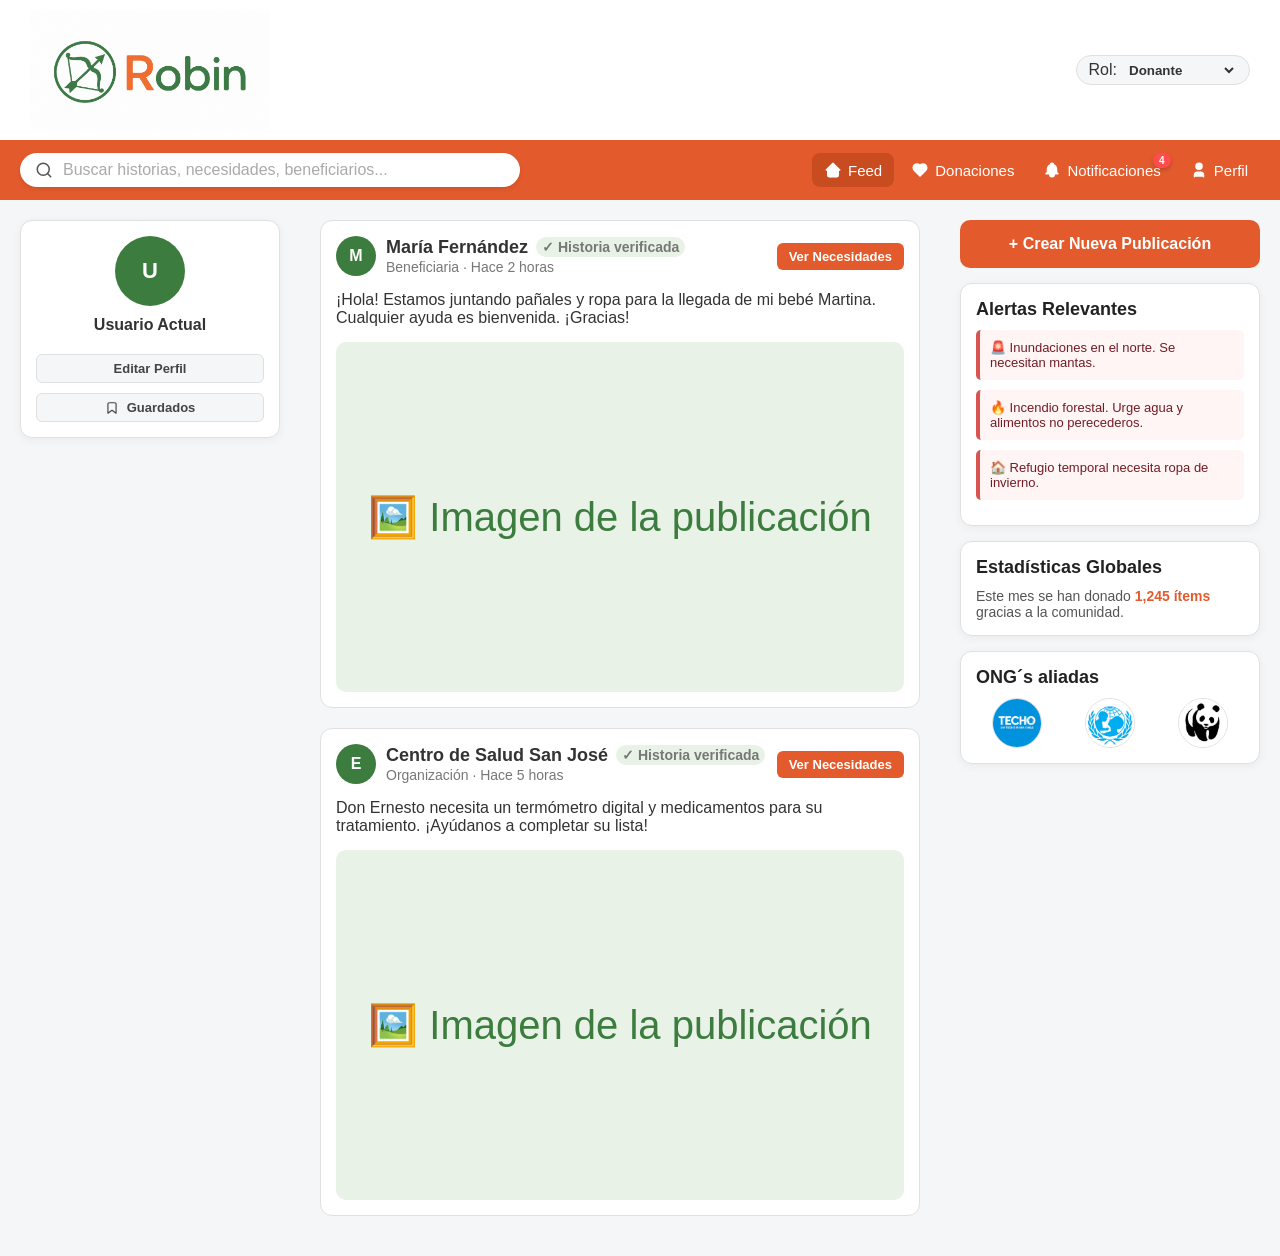
<file: index.html>
<!DOCTYPE html>
<html lang="es">
<head>
    <meta charset="UTF-8">
    <meta name="viewport" content="width=device-width, initial-scale=1.0">
    <title>Robin</title>
    <link rel="stylesheet" href="css/styles.css">
</head>
<body>
    <header>
        <a href="index.html" class="logo-link">
            <img src="assets/robinApp_Logo.png" alt="Logo Robin">
        </a>
        <div class="role-switcher">
            <span>Rol:</span>
            <select id="role-select">
                <option value="donor">Donante</option>
                <option value="beneficiary">Beneficiario</option>
                <option value="admin">Administrador</option>
            </select>
        </div>
    </header>

    <nav class="navbar">
        <div class="nav-left">
            <svg xmlns="http://www.w3.org/2000/svg" viewBox="0 0 24 24" fill="none" stroke="currentColor" stroke-width="2" stroke-linecap="round" stroke-linejoin="round">
                <circle cx="11" cy="11" r="8"></circle>
                <line x1="21" y1="21" x2="16.65" y2="16.65"></line>
            </svg>
            <input type="text" placeholder="Buscar historias, necesidades, beneficiarios...">
        </div>

        <div class="nav-right">
            <a href="index.html" class="nav-btn active" data-page="feed">
                <svg xmlns="http://www.w3.org/2000/svg" viewBox="0 0 24 24" fill="none" stroke="currentColor" stroke-width="2" stroke-linecap="round" stroke-linejoin="round">
                    <path stroke="none" d="M0 0h24v24H0z" fill="none" />
                    <path d="M5 12l-2 0l9 -9l9 9l-2 0" />
                    <path d="M5 12v7a2 2 0 0 0 2 2h10a2 2 0 0 0 2 -2v-7" />
                    <path d="M9 21v-6a2 2 0 0 1 2 -2h2a2 2 0 0 1 2 2v6" />
                </svg>
                Feed
            </a>
            <a href="donations.html" class="nav-btn" data-page="donations">
                <svg xmlns="http://www.w3.org/2000/svg" viewBox="0 0 24 24" fill="none" stroke="currentColor" stroke-width="2" stroke-linecap="round" stroke-linejoin="round">
                    <path stroke="none" d="M0 0h24v24H0z" fill="none" />
                    <path d="M19.5 12.572l-7.5 7.428l-7.5 -7.428a5 5 0 1 1 7.5 -6.566a5 5 0 1 1 7.5 6.572" />
                </svg>
                Donaciones
            </a>
            <a href="notifications.html" class="nav-btn" data-page="notifications" id="nav-notifications">
                <div class="nav-btn-content">
                    <svg xmlns="http://www.w3.org/2000/svg" viewBox="0 0 24 24" fill="none" stroke="currentColor" stroke-width="2" stroke-linecap="round" stroke-linejoin="round">
                        <path stroke="none" d="M0 0h24v24H0z" fill="none" />
                        <path d="M10 5a2 2 0 1 1 4 0a7 7 0 0 1 4 6v3a4 4 0 0 0 2 3h-16a4 4 0 0 0 2 -3v-3a7 7 0 0 1 4 -6" />
                        <path d="M9 17v1a3 3 0 0 0 6 0v-1" />
                    </svg>
                    Notificaciones
                    <span id="notification-count" class="notification-badge">0</span>
                </div>
            </a>
            <a href="profile.html" class="nav-btn" data-page="profile">
                <svg xmlns="http://www.w3.org/2000/svg" viewBox="0 0 24 24" fill="none" stroke="currentColor" stroke-width="2" stroke-linecap="round" stroke-linejoin="round">
                    <path stroke="none" d="M0 0h24v24H0z" fill="none" />
                    <circle cx="12" cy="7" r="4" />
                    <path d="M6 21v-2a4 4 0 0 1 4 -4h4a4 4 0 0 1 4 4v2" />
                </svg>
                Perfil
            </a>
        </div>
    </nav>

    <div class="container">
        <aside class="left-aside">
            <div class="card-box user-profile-card">
                <div class="user-info-header">
                    <div class="avatar-circle">U</div>
                    <h4>Usuario Actual</h4>
                </div>
                <div class="user-profile-actions">
                    <a href="profile.html" class="btn-action btn-secondary">Editar Perfil</a>
                    <a href="#" class="btn-action btn-secondary btn-saved">
                        <svg xmlns="http://www.w3.org/2000/svg" width="14" height="14" viewBox="0 0 24 24" fill="none" stroke="currentColor" stroke-width="2" stroke-linecap="round" stroke-linejoin="round"><path d="M19 21l-7-5-7 5V5a2 2 0 0 1 2-2h10a2 2 0 0 1 2 2z"></path></svg>
                        Guardados
                    </a>
                </div>
            </div>
        </aside>

        <main class="main-content">
            <section id="page-feed" class="page-section active">
                <div class="create-post role-beneficiary">
                    <div class="avatar-circle">U</div>
                    <input type="text" placeholder="¿Qué necesidad quieres compartir hoy?">
                </div>

                <div class="story-card" data-post-id="1">
                    <div class="story-header">
                        <div class="story-user">
                            <div class="avatar-circle">M</div>
                            <div class="story-info">
                                <h4>María Fernández <span class="badge-verified">✓ Historia verificada</span></h4>
                                <span>Beneficiaria · Hace 2 horas</span>
                            </div>
                        </div>
                        <div class="story-actions">
                            <button class="btn-action btn-primary">Ver Necesidades</button>
                        </div>
                    </div>
                    <div class="story-content">
                        <p>¡Hola! Estamos juntando pañales y ropa para la llegada de mi bebé Martina. Cualquier ayuda es bienvenida. ¡Gracias!</p>
                        <div class="story-image">🖼️ Imagen de la publicación</div>
                    </div>
                </div>

                <div class="story-card" data-post-id="2">
                    <div class="story-header">
                        <div class="story-user">
                            <div class="avatar-circle">E</div>
                            <div class="story-info">
                                <h4>Centro de Salud San José <span class="badge-verified">✓ Historia verificada</span></h4>
                                <span>Organización · Hace 5 horas</span>
                            </div>
                        </div>
                        <div class="story-actions">
                            <button class="btn-action btn-primary">Ver Necesidades</button>
                        </div>
                    </div>
                    <div class="story-content">
                        <p>Don Ernesto necesita un termómetro digital y medicamentos para su tratamiento. ¡Ayúdanos a completar su lista!</p>
                        <div class="story-image">🖼️ Imagen de la publicación</div>
                    </div>
                </div>
            </section>
        </main>

        <aside class="right-aside">
            <div id="right-aside-feed">
                <button class="create-post-btn">+ Crear Nueva Publicación</button>

                <div class="card-box">
                    <h3>Alertas Relevantes</h3>
                    <div class="alert-item">🚨 Inundaciones en el norte. Se necesitan mantas.</div>
                    <div class="alert-item">🔥 Incendio forestal. Urge agua y alimentos no perecederos.</div>
                    <div class="alert-item">🏠 Refugio temporal necesita ropa de invierno.</div>
                </div>

                <div class="card-box">
                    <h3>Estadísticas Globales</h3>
                    <p style="font-size: 14px; color: #555;">Este mes se han donado <strong style="color: var(--naranja-principal);">1,245 ítems</strong> gracias a la comunidad.</p>
                </div>

                <div class="card-box ngo-section">
                    <h3>ONG´s aliadas</h3>
                    <div class="ngo-list">
                        <a href="#" class="ngo-link" title="TECHO">
                            <img src="assets/techoLogo.png" alt="TECHO" class="ngo-img">
                        </a>
                        <a href="#" class="ngo-link" title="UNICEF">
                            <img src="assets/unicefLogo.jpg" alt="UNICEF" class="ngo-img">
                        </a>
                        <a href="#" class="ngo-link" title="WWF">
                            <img src="assets/wwf-panda-logo.jpg" alt="WWF" class="ngo-img">
                        </a>
                    </div>
                </div>
            </div>
        </aside>
    </div>

    <script src="js/main.js"></script>
</body>
</html>
</file>
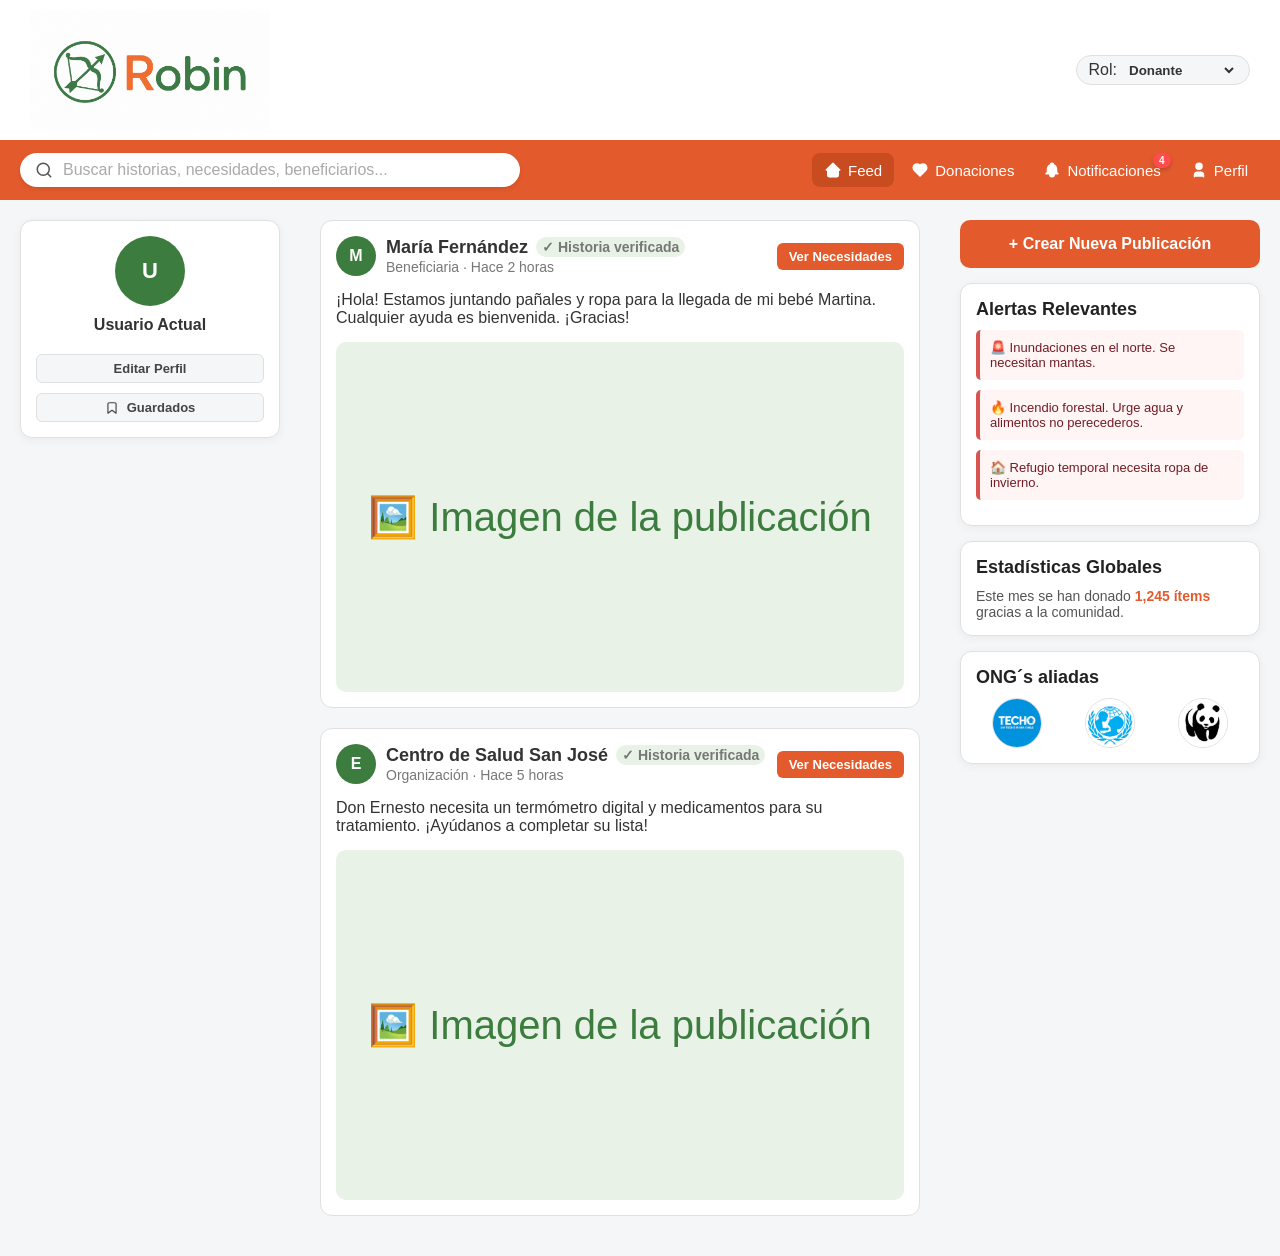
<file: Docs/index.html>
<!DOCTYPE html>
<html lang="es">
<head>
    <meta charset="UTF-8">
    <meta name="viewport" content="width=device-width, initial-scale=1.0">
    <title>Robin</title>
    <link rel="stylesheet" href="css/styles.css">
</head>
<body>
    <header>
        <a href="index.html" class="logo-link">
            <img src="assets/robinApp_Logo.png" alt="Logo Robin">
        </a>
        <div class="role-switcher">
            <span>Rol:</span>
            <select id="role-select">
                <option value="donor">Donante</option>
                <option value="beneficiary">Beneficiario</option>
                <option value="admin">Administrador</option>
            </select>
        </div>
    </header>

    <nav class="navbar">
        <div class="nav-left">
            <svg xmlns="http://www.w3.org/2000/svg" viewBox="0 0 24 24" fill="none" stroke="currentColor" stroke-width="2" stroke-linecap="round" stroke-linejoin="round">
                <circle cx="11" cy="11" r="8"></circle>
                <line x1="21" y1="21" x2="16.65" y2="16.65"></line>
            </svg>
            <input type="text" placeholder="Buscar historias, necesidades, beneficiarios...">
        </div>

        <div class="nav-right">
            <a href="index.html" class="nav-btn active" data-page="feed">
                <svg xmlns="http://www.w3.org/2000/svg" viewBox="0 0 24 24" fill="none" stroke="currentColor" stroke-width="2" stroke-linecap="round" stroke-linejoin="round">
                    <path stroke="none" d="M0 0h24v24H0z" fill="none" />
                    <path d="M5 12l-2 0l9 -9l9 9l-2 0" />
                    <path d="M5 12v7a2 2 0 0 0 2 2h10a2 2 0 0 0 2 -2v-7" />
                    <path d="M9 21v-6a2 2 0 0 1 2 -2h2a2 2 0 0 1 2 2v6" />
                </svg>
                Feed
            </a>
            <a href="donations.html" class="nav-btn" data-page="donations">
                <svg xmlns="http://www.w3.org/2000/svg" viewBox="0 0 24 24" fill="none" stroke="currentColor" stroke-width="2" stroke-linecap="round" stroke-linejoin="round">
                    <path stroke="none" d="M0 0h24v24H0z" fill="none" />
                    <path d="M19.5 12.572l-7.5 7.428l-7.5 -7.428a5 5 0 1 1 7.5 -6.566a5 5 0 1 1 7.5 6.572" />
                </svg>
                Donaciones
            </a>
            <a href="notifications.html" class="nav-btn" data-page="notifications" id="nav-notifications">
                <div class="nav-btn-content">
                    <svg xmlns="http://www.w3.org/2000/svg" viewBox="0 0 24 24" fill="none" stroke="currentColor" stroke-width="2" stroke-linecap="round" stroke-linejoin="round">
                        <path stroke="none" d="M0 0h24v24H0z" fill="none" />
                        <path d="M10 5a2 2 0 1 1 4 0a7 7 0 0 1 4 6v3a4 4 0 0 0 2 3h-16a4 4 0 0 0 2 -3v-3a7 7 0 0 1 4 -6" />
                        <path d="M9 17v1a3 3 0 0 0 6 0v-1" />
                    </svg>
                    Notificaciones
                    <span id="notification-count" class="notification-badge">0</span>
                </div>
            </a>
            <a href="profile.html" class="nav-btn" data-page="profile">
                <svg xmlns="http://www.w3.org/2000/svg" viewBox="0 0 24 24" fill="none" stroke="currentColor" stroke-width="2" stroke-linecap="round" stroke-linejoin="round">
                    <path stroke="none" d="M0 0h24v24H0z" fill="none" />
                    <circle cx="12" cy="7" r="4" />
                    <path d="M6 21v-2a4 4 0 0 1 4 -4h4a4 4 0 0 1 4 4v2" />
                </svg>
                Perfil
            </a>
        </div>
    </nav>

    <div class="container">
        <aside class="left-aside">
            <div class="card-box user-profile-card">
                <div class="user-info-header">
                    <div class="avatar-circle">U</div>
                    <h4>Usuario Actual</h4>
                </div>
                <div class="user-profile-actions">
                    <a href="profile.html" class="btn-action btn-secondary">Editar Perfil</a>
                    <a href="#" class="btn-action btn-secondary btn-saved">
                        <svg xmlns="http://www.w3.org/2000/svg" width="14" height="14" viewBox="0 0 24 24" fill="none" stroke="currentColor" stroke-width="2" stroke-linecap="round" stroke-linejoin="round"><path d="M19 21l-7-5-7 5V5a2 2 0 0 1 2-2h10a2 2 0 0 1 2 2z"></path></svg>
                        Guardados
                    </a>
                </div>
            </div>
        </aside>

        <main class="main-content">
            <section id="page-feed" class="page-section active">
                <div class="create-post role-beneficiary">
                    <div class="avatar-circle">U</div>
                    <input type="text" placeholder="¿Qué necesidad quieres compartir hoy?">
                </div>

                <div class="story-card" data-post-id="1">
                    <div class="story-header">
                        <div class="story-user">
                            <div class="avatar-circle">M</div>
                            <div class="story-info">
                                <h4>María Fernández <span class="badge-verified">✓ Historia verificada</span></h4>
                                <span>Beneficiaria · Hace 2 horas</span>
                            </div>
                        </div>
                        <div class="story-actions">
                            <button class="btn-action btn-primary">Ver Necesidades</button>
                        </div>
                    </div>
                    <div class="story-content">
                        <p>¡Hola! Estamos juntando pañales y ropa para la llegada de mi bebé Martina. Cualquier ayuda es bienvenida. ¡Gracias!</p>
                        <div class="story-image">🖼️ Imagen de la publicación</div>
                    </div>
                </div>

                <div class="story-card" data-post-id="2">
                    <div class="story-header">
                        <div class="story-user">
                            <div class="avatar-circle">E</div>
                            <div class="story-info">
                                <h4>Centro de Salud San José <span class="badge-verified">✓ Historia verificada</span></h4>
                                <span>Organización · Hace 5 horas</span>
                            </div>
                        </div>
                        <div class="story-actions">
                            <button class="btn-action btn-primary">Ver Necesidades</button>
                        </div>
                    </div>
                    <div class="story-content">
                        <p>Don Ernesto necesita un termómetro digital y medicamentos para su tratamiento. ¡Ayúdanos a completar su lista!</p>
                        <div class="story-image">🖼️ Imagen de la publicación</div>
                    </div>
                </div>
            </section>
        </main>

        <aside class="right-aside">
            <div id="right-aside-feed">
                <button class="create-post-btn">+ Crear Nueva Publicación</button>

                <div class="card-box">
                    <h3>Alertas Relevantes</h3>
                    <div class="alert-item">🚨 Inundaciones en el norte. Se necesitan mantas.</div>
                    <div class="alert-item">🔥 Incendio forestal. Urge agua y alimentos no perecederos.</div>
                    <div class="alert-item">🏠 Refugio temporal necesita ropa de invierno.</div>
                </div>

                <div class="card-box">
                    <h3>Estadísticas Globales</h3>
                    <p style="font-size: 14px; color: #555;">Este mes se han donado <strong style="color: var(--naranja-principal);">1,245 ítems</strong> gracias a la comunidad.</p>
                </div>

                <div class="card-box ngo-section">
                    <h3>ONG´s aliadas</h3>
                    <div class="ngo-list">
                        <a href="#" class="ngo-link" title="TECHO">
                            <img src="assets/techoLogo.png" alt="TECHO" class="ngo-img">
                        </a>
                        <a href="#" class="ngo-link" title="UNICEF">
                            <img src="assets/unicefLogo.jpg" alt="UNICEF" class="ngo-img">
                        </a>
                        <a href="#" class="ngo-link" title="WWF">
                            <img src="assets/wwf-panda-logo.jpg" alt="WWF" class="ngo-img">
                        </a>
                    </div>
                </div>
            </div>
        </aside>
    </div>

    <script src="js/main.js"></script>
</body>
</html>
</file>
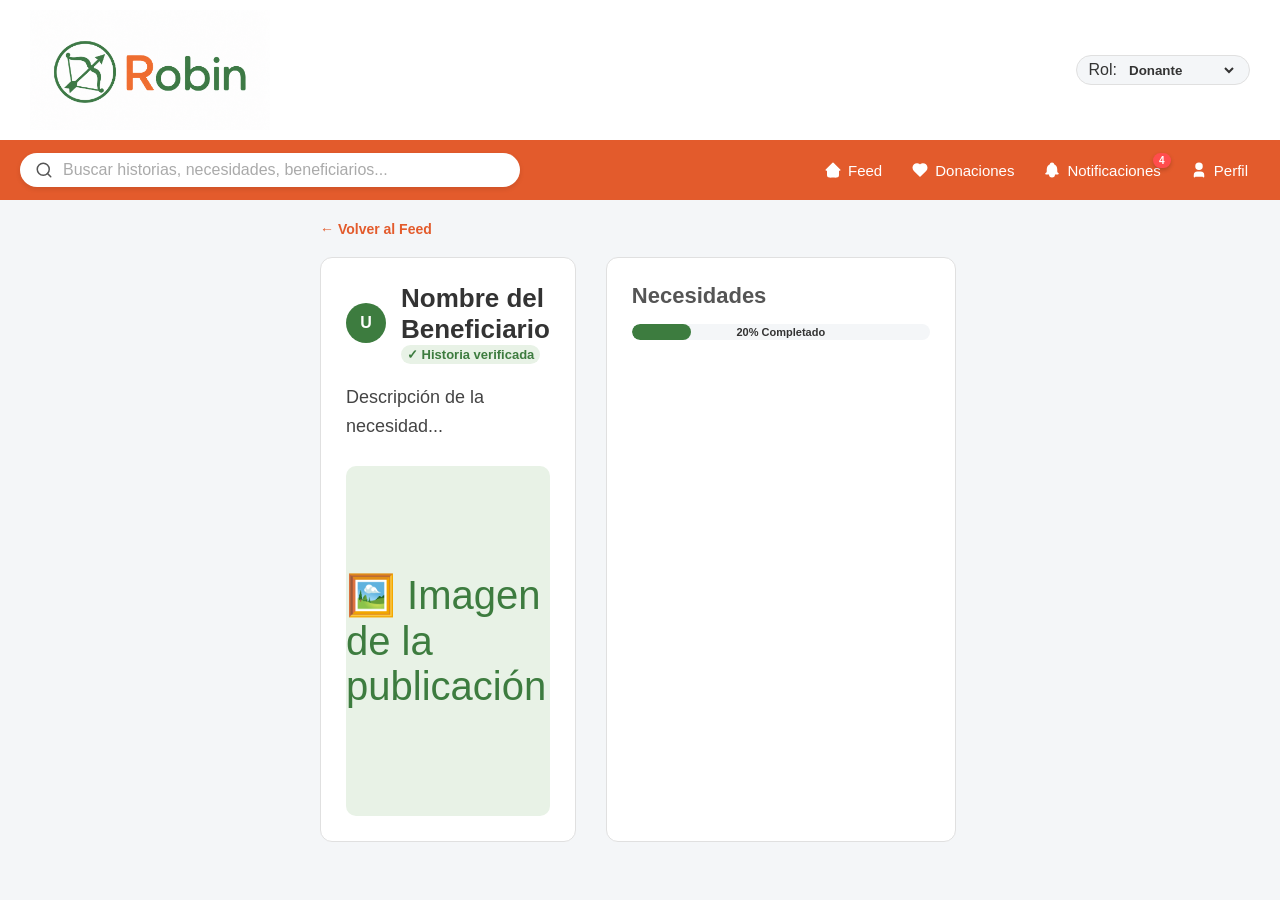
<file: detail.html>
<!DOCTYPE html>
<html lang="es">
<head>
    <meta charset="UTF-8">
    <meta name="viewport" content="width=device-width, initial-scale=1.0">
    <title>Robin - Detalle de Publicación</title>
    <link rel="stylesheet" href="css/styles.css">
</head>
<body>
    <header>
        <a href="index.html" class="logo-link">
            <img src="assets/robinApp_Logo.png" alt="Logo Robin">
        </a>
        <div class="role-switcher">
            <span>Rol:</span>
            <select id="role-select">
                <option value="donor">Donante</option>
                <option value="beneficiary">Beneficiario</option>
                <option value="admin">Administrador</option>
            </select>
        </div>
    </header>

    <nav class="navbar">
        <div class="nav-left">
            <svg xmlns="http://www.w3.org/2000/svg" viewBox="0 0 24 24" fill="none" stroke="currentColor" stroke-width="2" stroke-linecap="round" stroke-linejoin="round">
                <circle cx="11" cy="11" r="8"></circle>
                <line x1="21" y1="21" x2="16.65" y2="16.65"></line>
            </svg>
            <input type="text" placeholder="Buscar historias, necesidades, beneficiarios...">
        </div>

        <div class="nav-right">
            <a href="index.html" class="nav-btn" data-page="feed">
                <svg xmlns="http://www.w3.org/2000/svg" viewBox="0 0 24 24" fill="none" stroke="currentColor" stroke-width="2" stroke-linecap="round" stroke-linejoin="round">
                    <path stroke="none" d="M0 0h24v24H0z" fill="none" />
                    <path d="M5 12l-2 0l9 -9l9 9l-2 0" />
                    <path d="M5 12v7a2 2 0 0 0 2 2h10a2 2 0 0 0 2 -2v-7" />
                    <path d="M9 21v-6a2 2 0 0 1 2 -2h2a2 2 0 0 1 2 2v6" />
                </svg>
                Feed
            </a>
            <a href="donations.html" class="nav-btn" data-page="donations">
                <svg xmlns="http://www.w3.org/2000/svg" viewBox="0 0 24 24" fill="none" stroke="currentColor" stroke-width="2" stroke-linecap="round" stroke-linejoin="round">
                    <path stroke="none" d="M0 0h24v24H0z" fill="none" />
                    <path d="M19.5 12.572l-7.5 7.428l-7.5 -7.428a5 5 0 1 1 7.5 -6.566a5 5 0 1 1 7.5 6.572" />
                </svg>
                Donaciones
            </a>
            <a href="notifications.html" class="nav-btn" data-page="notifications" id="nav-notifications">
                <div class="nav-btn-content">
                    <svg xmlns="http://www.w3.org/2000/svg" viewBox="0 0 24 24" fill="none" stroke="currentColor" stroke-width="2" stroke-linecap="round" stroke-linejoin="round">
                        <path stroke="none" d="M0 0h24v24H0z" fill="none" />
                        <path d="M10 5a2 2 0 1 1 4 0a7 7 0 0 1 4 6v3a4 4 0 0 0 2 3h-16a4 4 0 0 0 2 -3v-3a7 7 0 0 1 4 -6" />
                        <path d="M9 17v1a3 3 0 0 0 6 0v-1" />
                    </svg>
                    Notificaciones
                    <span id="notification-count" class="notification-badge">0</span>
                </div>
            </a>
            <a href="profile.html" class="nav-btn" data-page="profile">
                <svg xmlns="http://www.w3.org/2000/svg" viewBox="0 0 24 24" fill="none" stroke="currentColor" stroke-width="2" stroke-linecap="round" stroke-linejoin="round">
                    <path stroke="none" d="M0 0h24v24H0z" fill="none" />
                    <circle cx="12" cy="7" r="4" />
                    <path d="M6 21v-2a4 4 0 0 1 4 -4h4a4 4 0 0 1 4 4v2" />
                </svg>
                Perfil
            </a>
        </div>
    </nav>

    <div class="container">
        <main class="main-content">
            <section id="page-detail" class="page-section active">
                <button class="btn-back" onclick="window.location.href='index.html'">← Volver al Feed</button>
                <div class="detail-container">
                    <div class="detail-info">
                        <div class="detail-user">
                            <div class="avatar-circle" id="detail-avatar">U</div>
                            <div class="detail-user-info">
                                <h2 id="detail-name">Nombre del Beneficiario</h2>
                                <span id="detail-badge" class="badge-verified">✓ Historia verificada</span>
                            </div>
                        </div>
                        <p id="detail-description" class="detail-description">Descripción de la necesidad...</p>
                        <div id="detail-image" class="story-image">🖼️ Imagen de la publicación</div>
                    </div>
                    <div class="detail-items-container">
                        <h3 class="view-subtitle">Necesidades</h3>
                        <div class="progress-container" style="margin-bottom: 20px;">
                            <div class="progress-bar">
                                <div class="progress-fill" style="width: 20%;"></div>
                                <div id="progress-text" class="progress-text">20% Completado</div>
                            </div>
                        </div>
                        <div id="detail-items-list" class="story-items">
                            <!-- Items rendered by JS -->
                        </div>
                    </div>
                </div>
            </section>
        </main>
    </div>

    <script src="js/main.js"></script>
</body>
</html>
</file>
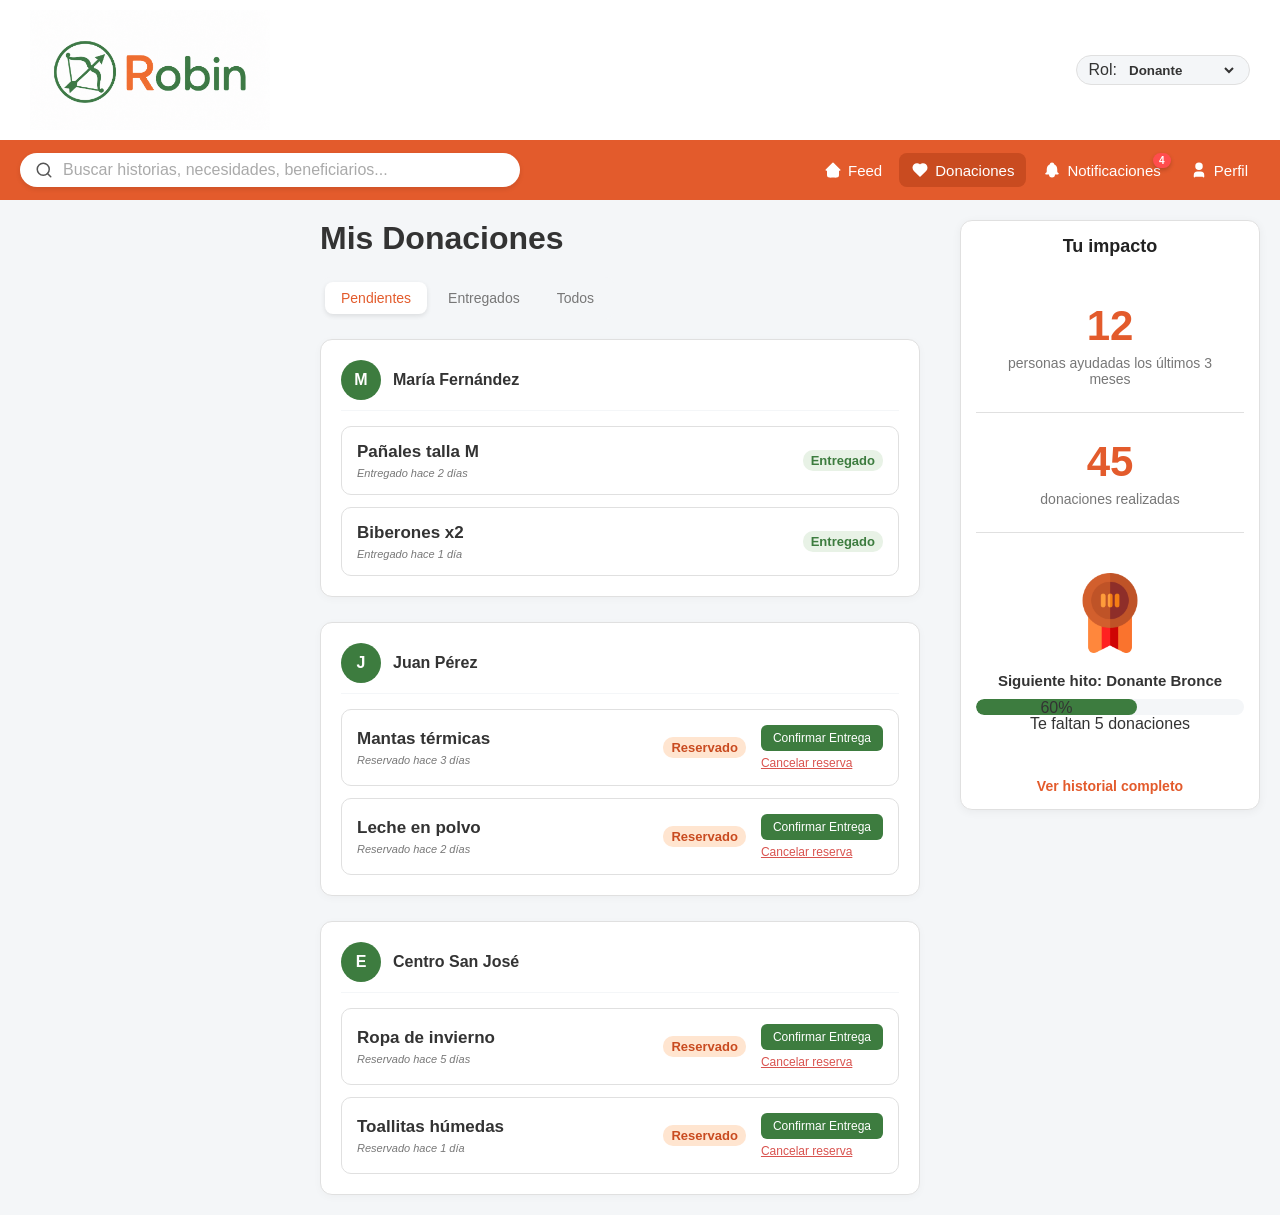
<file: donations.html>
<!DOCTYPE html>
<html lang="es">
<head>
    <meta charset="UTF-8">
    <meta name="viewport" content="width=device-width, initial-scale=1.0">
    <title>Robin - Donaciones</title>
    <link rel="stylesheet" href="css/styles.css">
</head>
<body>
    <header>
        <a href="index.html" class="logo-link">
            <img src="assets/robinApp_Logo.png" alt="Logo Robin">
        </a>
        <div class="role-switcher">
            <span>Rol:</span>
            <select id="role-select">
                <option value="donor">Donante</option>
                <option value="beneficiary">Beneficiario</option>
                <option value="admin">Administrador</option>
            </select>
        </div>
    </header>

    <nav class="navbar">
        <div class="nav-left">
            <svg xmlns="http://www.w3.org/2000/svg" viewBox="0 0 24 24" fill="none" stroke="currentColor" stroke-width="2" stroke-linecap="round" stroke-linejoin="round">
                <circle cx="11" cy="11" r="8"></circle>
                <line x1="21" y1="21" x2="16.65" y2="16.65"></line>
            </svg>
            <input type="text" placeholder="Buscar historias, necesidades, beneficiarios...">
        </div>

        <div class="nav-right">
            <a href="index.html" class="nav-btn" data-page="feed">
                <svg xmlns="http://www.w3.org/2000/svg" viewBox="0 0 24 24" fill="none" stroke="currentColor" stroke-width="2" stroke-linecap="round" stroke-linejoin="round">
                    <path stroke="none" d="M0 0h24v24H0z" fill="none" />
                    <path d="M5 12l-2 0l9 -9l9 9l-2 0" />
                    <path d="M5 12v7a2 2 0 0 0 2 2h10a2 2 0 0 0 2 -2v-7" />
                    <path d="M9 21v-6a2 2 0 0 1 2 -2h2a2 2 0 0 1 2 2v6" />
                </svg>
                Feed
            </a>
            <a href="donations.html" class="nav-btn active" data-page="donations">
                <svg xmlns="http://www.w3.org/2000/svg" viewBox="0 0 24 24" fill="none" stroke="currentColor" stroke-width="2" stroke-linecap="round" stroke-linejoin="round">
                    <path stroke="none" d="M0 0h24v24H0z" fill="none" />
                    <path d="M19.5 12.572l-7.5 7.428l-7.5 -7.428a5 5 0 1 1 7.5 -6.566a5 5 0 1 1 7.5 6.572" />
                </svg>
                Donaciones
            </a>
            <a href="notifications.html" class="nav-btn" data-page="notifications" id="nav-notifications">
                <div class="nav-btn-content">
                    <svg xmlns="http://www.w3.org/2000/svg" viewBox="0 0 24 24" fill="none" stroke="currentColor" stroke-width="2" stroke-linecap="round" stroke-linejoin="round">
                        <path stroke="none" d="M0 0h24v24H0z" fill="none" />
                        <path d="M10 5a2 2 0 1 1 4 0a7 7 0 0 1 4 6v3a4 4 0 0 0 2 3h-16a4 4 0 0 0 2 -3v-3a7 7 0 0 1 4 -6" />
                        <path d="M9 17v1a3 3 0 0 0 6 0v-1" />
                    </svg>
                    Notificaciones
                    <span id="notification-count" class="notification-badge">0</span>
                </div>
            </a>
            <a href="profile.html" class="nav-btn" data-page="profile">
                <svg xmlns="http://www.w3.org/2000/svg" viewBox="0 0 24 24" fill="none" stroke="currentColor" stroke-width="2" stroke-linecap="round" stroke-linejoin="round">
                    <path stroke="none" d="M0 0h24v24H0z" fill="none" />
                    <circle cx="12" cy="7" r="4" />
                    <path d="M6 21v-2a4 4 0 0 1 4 -4h4a4 4 0 0 1 4 4v2" />
                </svg>
                Perfil
            </a>
        </div>
    </nav>

    <div class="container">
        <main class="main-content">
            <section id="page-donations" class="page-section active">
                <h2 class="page-title">Mis Donaciones</h2>
                <div class="role-view view-donor">
                    <div class="donations-header">
                        <div class="donations-tabs">
                            <button class="tab-btn active" data-tab="pending">Pendientes</button>
                            <button class="tab-btn" data-tab="delivered">Entregados</button>
                            <button class="tab-btn" data-tab="all">Todos</button>
                        </div>
                    </div>

                    <div id="donations-container" class="donations-grouped-container">
                        <div class="beneficiary-group">
                            <div class="group-header">
                                <div class="avatar-circle">M</div>
                                <h4>María Fernández</h4>
                            </div>
                            <div class="group-items">
                                <div class="donation-item" data-status="delivered">
                                    <div class="donation-item-info">
                                        <span class="item-name">Pañales talla M</span>
                                        <div class="beneficiary-mini-info">
                                            <span class="date-info">Entregado hace 2 días</span>
                                        </div>
                                    </div>
                                    <span class="badge badge-green">Entregado</span>
                                </div>
                                <div class="donation-item" data-status="delivered">
                                    <div class="donation-item-info">
                                        <span class="item-name">Biberones x2</span>
                                        <div class="beneficiary-mini-info">
                                            <span class="date-info">Entregado hace 1 día</span>
                                        </div>
                                    </div>
                                    <span class="badge badge-green">Entregado</span>
                                </div>
                            </div>
                        </div>
                        <div class="beneficiary-group">
                            <div class="group-header">
                                <div class="avatar-circle">J</div>
                                <h4>Juan Pérez</h4>
                            </div>
                            <div class="group-items">
                                <div class="donation-item" data-status="pending">
                                    <div class="donation-item-info">
                                        <span class="item-name">Mantas térmicas</span>
                                        <div class="beneficiary-mini-info">
                                            <span class="date-info">Reservado hace 3 días</span>
                                        </div>
                                    </div>
                                    <div class="donation-actions">
                                        <span class="badge badge-orange">Reservado</span>
                                        <div class="action-buttons">
                                            <button class="btn-confirm">Confirmar Entrega</button>
                                            <button class="btn-cancel">Cancelar reserva</button>
                                        </div>
                                    </div>
                                </div>
                                <div class="donation-item" data-status="pending">
                                    <div class="donation-item-info">
                                        <span class="item-name">Leche en polvo</span>
                                        <div class="beneficiary-mini-info">
                                            <span class="date-info">Reservado hace 2 días</span>
                                        </div>
                                    </div>
                                    <div class="donation-actions">
                                        <span class="badge badge-orange">Reservado</span>
                                        <div class="action-buttons">
                                            <button class="btn-confirm">Confirmar Entrega</button>
                                            <button class="btn-cancel">Cancelar reserva</button>
                                        </div>
                                    </div>
                                </div>
                            </div>
                        </div>
                        <div class="beneficiary-group">
                            <div class="group-header">
                                <div class="avatar-circle">E</div>
                                <h4>Centro San José</h4>
                            </div>
                            <div class="group-items">
                                <div class="donation-item" data-status="pending">
                                    <div class="donation-item-info">
                                        <span class="item-name">Ropa de invierno</span>
                                        <div class="beneficiary-mini-info">
                                            <span class="date-info">Reservado hace 5 días</span>
                                        </div>
                                    </div>
                                    <div class="donation-actions">
                                        <span class="badge badge-orange">Reservado</span>
                                        <div class="action-buttons">
                                            <button class="btn-confirm">Confirmar Entrega</button>
                                            <button class="btn-cancel">Cancelar reserva</button>
                                        </div>
                                    </div>
                                </div>
                                <div class="donation-item" data-status="pending">
                                    <div class="donation-item-info">
                                        <span class="item-name">Toallitas húmedas</span>
                                        <div class="beneficiary-mini-info">
                                            <span class="date-info">Reservado hace 1 día</span>
                                        </div>
                                    </div>
                                    <div class="donation-actions">
                                        <span class="badge badge-orange">Reservado</span>
                                        <div class="action-buttons">
                                            <button class="btn-confirm">Confirmar Entrega</button>
                                            <button class="btn-cancel">Cancelar reserva</button>
                                        </div>
                                    </div>
                                </div>
                            </div>
                        </div>
                    </div>
                </div>
                <div class="role-view view-beneficiary">
                    <h3 class="view-subtitle">Estado de mis Necesidades</h3>
                    <div class="donations-list">
                        <div class="donation-item">
                            <div class="donation-item-info">
                                <span class="item-name">Pañales talla M</span>
                                <div class="beneficiary-mini-info">
                                    <div class="avatar-circle">U</div>
                                    <span class="beneficiary-name">Usuario actual</span>
                                </div>
                            </div>
                            <span class="badge badge-orange">Reservado</span>
                        </div>
                        <div class="donation-item">
                            <div class="donation-item-info">
                                <span class="item-name">Ropa 0-3 meses</span>
                                <div class="beneficiary-mini-info">
                                    <div class="avatar-circle">U</div>
                                    <span class="beneficiary-name">Usuario actual</span>
                                </div>
                            </div>
                            <span class="badge badge-green">Entregado</span>
                        </div>
                        <div class="donation-item">
                            <div class="donation-item-info">
                                <span class="item-name">Biberones x2</span>
                                <div class="beneficiary-mini-info">
                                    <div class="avatar-circle">U</div>
                                    <span class="beneficiary-name">Usuario actual</span>
                                </div>
                            </div>
                            <span class="badge badge-green">Entregado</span>
                        </div>
                        <div class="donation-item">
                            <div class="donation-item-info">
                                <span class="item-name">Mantas térmicas</span>
                                <div class="beneficiary-mini-info">
                                    <div class="avatar-circle">U</div>
                                    <span class="beneficiary-name">Usuario actual</span>
                                </div>
                            </div>
                            <span class="badge badge-orange">Reservado</span>
                        </div>
                        <div class="donation-item">
                            <div class="donation-item-info">
                                <span class="item-name">Leche en polvo</span>
                                <div class="beneficiary-mini-info">
                                    <div class="avatar-circle">U</div>
                                    <span class="beneficiary-name">Usuario actual</span>
                                </div>
                            </div>
                            <span class="badge badge-green">Entregado</span>
                        </div>
                        <div class="donation-item">
                            <div class="donation-item-info">
                                <span class="item-name">Ropa de invierno</span>
                                <div class="beneficiary-mini-info">
                                    <div class="avatar-circle">U</div>
                                    <span class="beneficiary-name">Usuario actual</span>
                                </div>
                            </div>
                            <span class="badge badge-orange">Reservado</span>
                        </div>
                        <div class="donation-item">
                            <div class="donation-item-info">
                                <span class="item-name">Toallitas húmedas</span>
                                <div class="beneficiary-mini-info">
                                    <div class="avatar-circle">U</div>
                                    <span class="beneficiary-name">Usuario actual</span>
                                </div>
                            </div>
                            <span class="badge badge-green">Entregado</span>
                        </div>
                    </div>
                </div>
                <div class="role-view view-admin">
                    <h3 class="view-subtitle">Moderación de Historias</h3>
                    <div class="donations-list">
                        <div class="donation-item">
                            <span>Solicitud de Juan Pérez</span>
                            <div class="admin-actions">
                                <button class="btn-verify">Verificar</button>
                                <button class="btn-reject">Rechazar</button>
                            </div>
                        </div>
                        <div class="donation-item">
                            <span>Solicitud de María G.</span>
                            <div class="admin-actions">
                                <button class="btn-verify">Verificar</button>
                                <button class="btn-reject">Rechazar</button>
                            </div>
                        </div>
                        <div class="donation-item">
                            <span>Solicitud de Centro Esperanza</span>
                            <div class="admin-actions">
                                <button class="btn-verify">Verificar</button>
                                <button class="btn-reject">Rechazar</button>
                            </div>
                        </div>
                        <div class="donation-item">
                            <span>Solicitud de Roberto L.</span>
                            <div class="admin-actions">
                                <button class="btn-verify">Verificar</button>
                                <button class="btn-reject">Rechazar</button>
                            </div>
                        </div>
                        <div class="donation-item">
                            <span>Solicitud de Ana M.</span>
                            <div class="admin-actions">
                                <button class="btn-verify">Verificar</button>
                                <button class="btn-reject">Rechazar</button>
                                </button>
                            </div>
                        </div>
                        <div class="donation-item">
                            <span>Solicitud de Fundación Vida</span>
                            <div class="admin-actions">
                                <button class="btn-verify">Verificar</button>
                                <button class="btn-reject">Rechazar</button>
                            </div>
                        </div>
                    </div>
                </div>
            </section>
        </main>
        <aside class="right-aside">
            <div id="right-aside-donations">
                <div class="card-box impact-section">
                    <h3 style="text-align: center; margin-bottom: 20px;">Tu impacto</h3>
                    <div class="impact-metric">
                        <span class="impact-value">12</span>
                        <p>personas ayudadas los últimos 3 meses</p>
                    </div>
                    <div class="impact-metric">
                        <span class="impact-value">45</span>
                        <p>donaciones realizadas</p>
                    </div>

                    <div class="impact-milestone">
                        <div class="milestone-badge">
                            <img src="assets/medallaBronce.png" alt="Medalla de Bronce" class="milestone-img">
                        </div>
                        <p class="milestone-text">Siguiente hito: <strong>Donante Bronce</strong></p>
                        <div class="progress-container">
                            <div class="progress-bar">
                                <div class="progress-fill" style="width: 60%;">60%</div>
                            </div>
                        </div>
                        <span class="milestone-hint">Te faltan 5 donaciones</span>
                    </div>

                    <a href="#" class="btn-history" style="display: block; text-align: center; margin-top: 20px; color: var(--naranja-principal); text-decoration: none; font-weight: bold; font-size: 14px;">Ver historial completo</a>
                </div>
            </div>
        </aside>
    </div>

    <script src="js/main.js"></script>
</body>
</html>
</file>
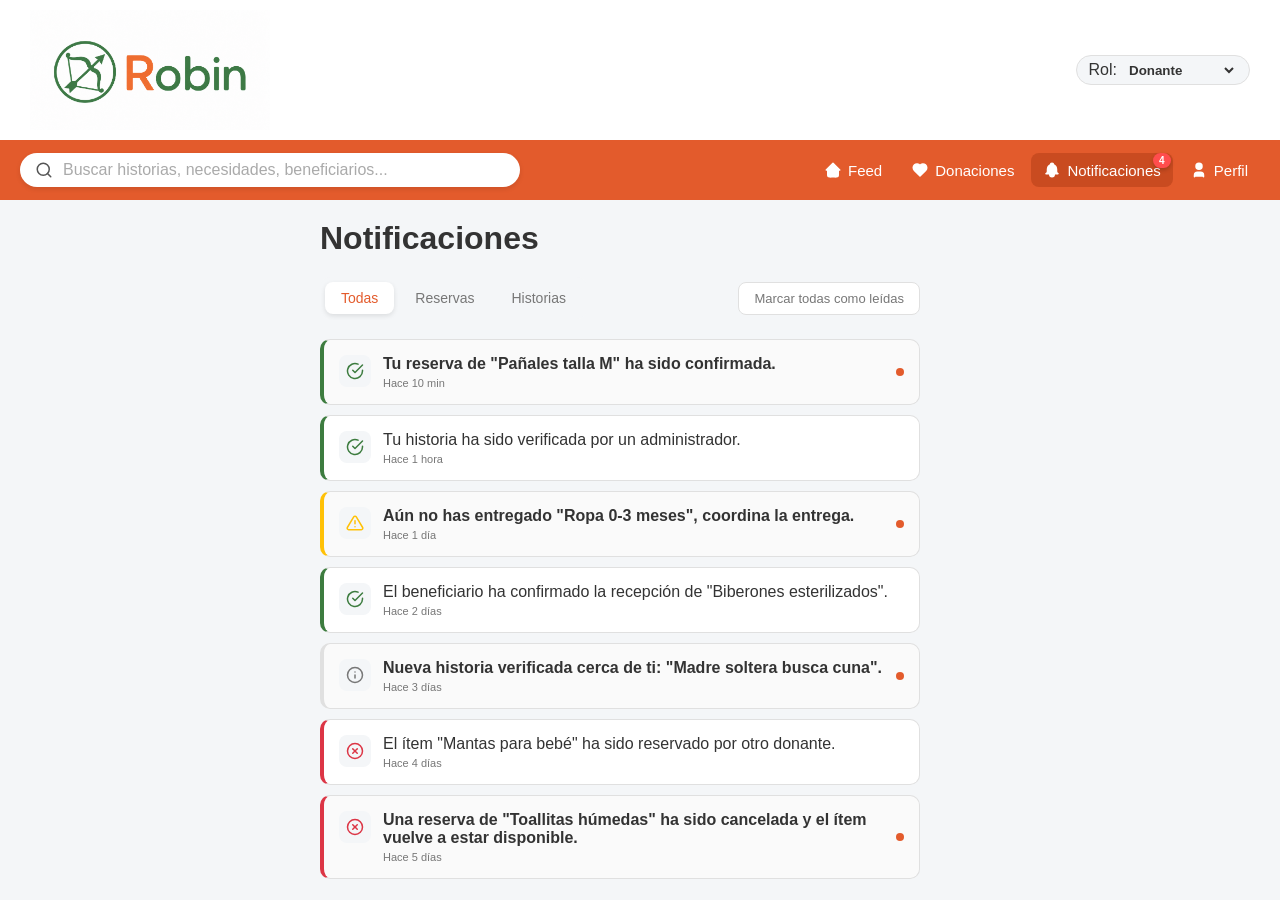
<file: notifications.html>
<!DOCTYPE html>
<html lang="es">
<head>
    <meta charset="UTF-8">
    <meta name="viewport" content="width=device-width, initial-scale=1.0">
    <title>Robin - Notificaciones</title>
    <link rel="stylesheet" href="css/styles.css">
</head>
<body>
    <header>
        <a href="index.html" class="logo-link">
            <img src="assets/robinApp_Logo.png" alt="Logo Robin">
        </a>
        <div class="role-switcher">
            <span>Rol:</span>
            <select id="role-select">
                <option value="donor">Donante</option>
                <option value="beneficiary">Beneficiario</option>
                <option value="admin">Administrador</option>
            </select>
        </div>
    </header>

    <nav class="navbar">
        <div class="nav-left">
            <svg xmlns="http://www.w3.org/2000/svg" viewBox="0 0 24 24" fill="none" stroke="currentColor" stroke-width="2" stroke-linecap="round" stroke-linejoin="round">
                <circle cx="11" cy="11" r="8"></circle>
                <line x1="21" y1="21" x2="16.65" y2="16.65"></line>
            </svg>
            <input type="text" placeholder="Buscar historias, necesidades, beneficiarios...">
        </div>

        <div class="nav-right">
            <a href="index.html" class="nav-btn" data-page="feed">
                <svg xmlns="http://www.w3.org/2000/svg" viewBox="0 0 24 24" fill="none" stroke="currentColor" stroke-width="2" stroke-linecap="round" stroke-linejoin="round">
                    <path stroke="none" d="M0 0h24v24H0z" fill="none" />
                    <path d="M5 12l-2 0l9 -9l9 9l-2 0" />
                    <path d="M5 12v7a2 2 0 0 0 2 2h10a2 2 0 0 0 2 -2v-7" />
                    <path d="M9 21v-6a2 2 0 0 1 2 -2h2a2 2 0 0 1 2 2v6" />
                </svg>
                Feed
            </a>
            <a href="donations.html" class="nav-btn" data-page="donations">
                <svg xmlns="http://www.w3.org/2000/svg" viewBox="0 0 24 24" fill="none" stroke="currentColor" stroke-width="2" stroke-linecap="round" stroke-linejoin="round">
                    <path stroke="none" d="M0 0h24v24H0z" fill="none" />
                    <path d="M19.5 12.572l-7.5 7.428l-7.5 -7.428a5 5 0 1 1 7.5 -6.566a5 5 0 1 1 7.5 6.572" />
                </svg>
                Donaciones
            </a>
            <a href="notifications.html" class="nav-btn active" data-page="notifications" id="nav-notifications">
                <div class="nav-btn-content">
                    <svg xmlns="http://www.w3.org/2000/svg" viewBox="0 0 24 24" fill="none" stroke="currentColor" stroke-width="2" stroke-linecap="round" stroke-linejoin="round">
                        <path stroke="none" d="M0 0h24v24H0z" fill="none" />
                        <path d="M10 5a2 2 0 1 1 4 0a7 7 0 0 1 4 6v3a4 4 0 0 0 2 3h-16a4 4 0 0 0 2 -3v-3a7 7 0 0 1 4 -6" />
                        <path d="M9 17v1a3 3 0 0 0 6 0v-1" />
                    </svg>
                    Notificaciones
                    <span id="notification-count" class="notification-badge">0</span>
                </div>
            </a>
            <a href="profile.html" class="nav-btn" data-page="profile">
                <svg xmlns="http://www.w3.org/2000/svg" viewBox="0 0 24 24" fill="none" stroke="currentColor" stroke-width="2" stroke-linecap="round" stroke-linejoin="round">
                    <path stroke="none" d="M0 0h24v24H0z" fill="none" />
                    <circle cx="12" cy="7" r="4" />
                    <path d="M6 21v-2a4 4 0 0 1 4 -4h4a4 4 0 0 1 4 4v2" />
                </svg>
                Perfil
            </a>
        </div>
    </nav>

    <div class="container">
        <main class="main-content">
            <section id="page-notifications" class="page-section active">
                <h2 class="page-title">Notificaciones</h2>

                <div class="notifications-header">
                    <div class="notification-filters">
                        <button class="filter-tab active" data-filter="all">Todas</button>
                        <button class="filter-tab" data-filter="reservations">Reservas</button>
                        <button class="filter-tab" data-filter="stories">Historias</button>
                    </div>
                    <button id="mark-all-read" class="btn-mark-read">Marcar todas como leídas</button>
                </div>

                <div id="notifications-container" class="notifications-list">
                    <!-- Notifications will be rendered here by JS -->
                </div>

                <div id="notifications-empty" class="notifications-empty" style="display: none;">
                    <div class="empty-state-content">
                        <span class="empty-state-icon">🔔</span>
                        <p>No tienes notificaciones por ahora</p>
                    </div>
                </div>
            </section>
        </main>
    </div>

    <script src="js/main.js"></script>
</body>
</html>
</file>
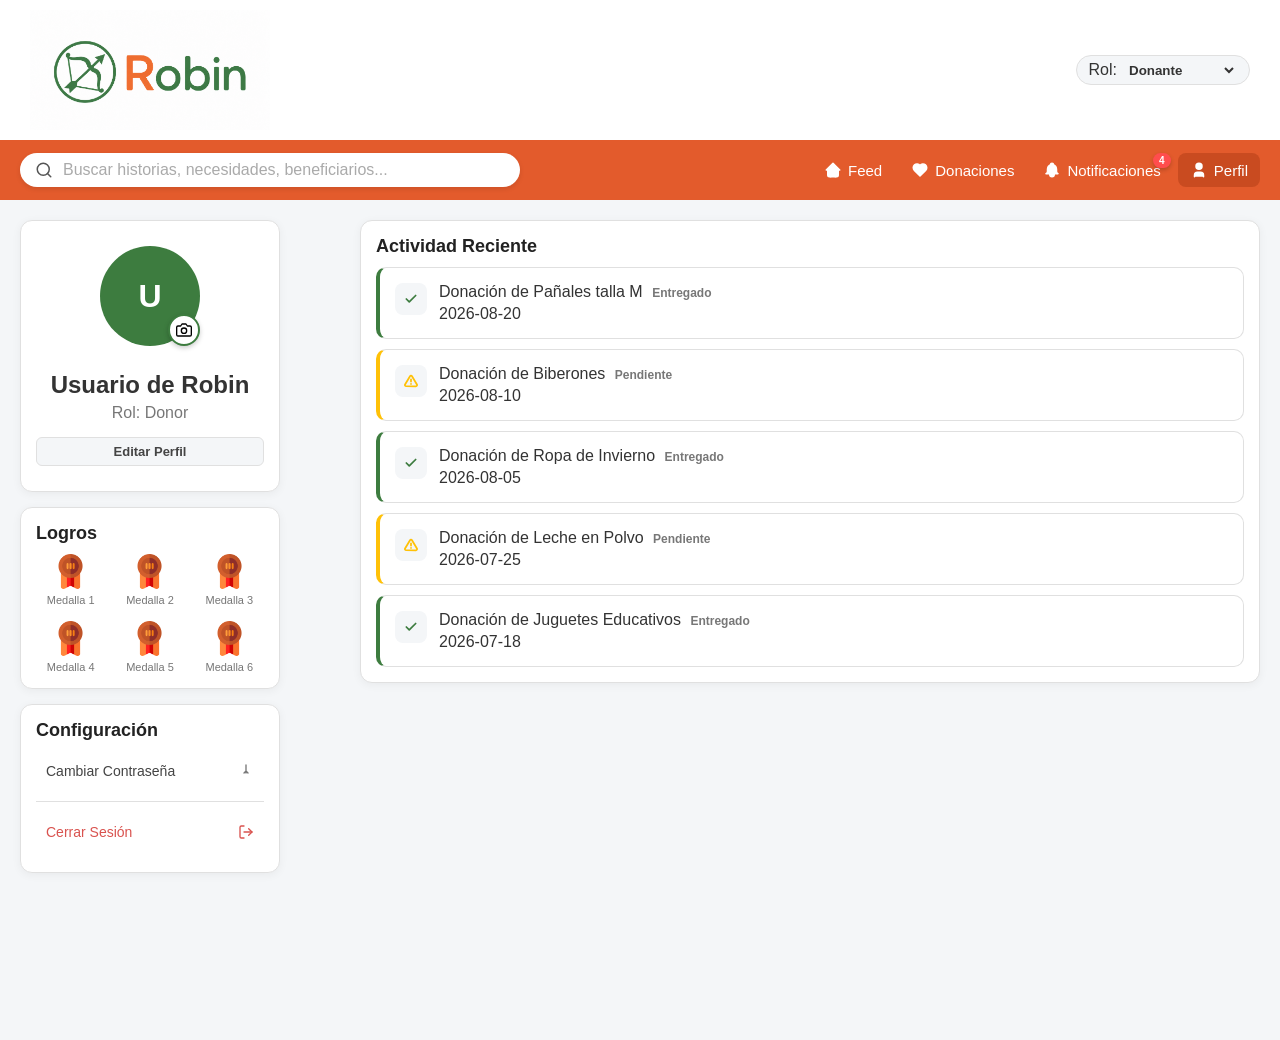
<file: profile.html>
<!DOCTYPE html>
<html lang="es">
<head>
    <meta charset="UTF-8">
    <meta name="viewport" content="width=device-width, initial-scale=1.0">
    <title>Robin - Perfil</title>
    <link rel="stylesheet" href="css/styles.css">
</head>
<body>
    <header>
        <a href="index.html" class="logo-link">
            <img src="assets/robinApp_Logo.png" alt="Logo Robin">
        </a>
        <div class="role-switcher">
            <span>Rol:</span>
            <select id="role-select">
                <option value="donor">Donante</option>
                <option value="beneficiary">Beneficiario</option>
                <option value="admin">Administrador</option>
            </select>
        </div>
    </header>

    <nav class="navbar">
        <div class="nav-left">
            <svg xmlns="http://www.w3.org/2000/svg" viewBox="0 0 24 24" fill="none" stroke="currentColor" stroke-width="2" stroke-linecap="round" stroke-linejoin="round">
                <circle cx="11" cy="11" r="8"></circle>
                <line x1="21" y1="21" x2="16.65" y2="16.65"></line>
            </svg>
            <input type="text" placeholder="Buscar historias, necesidades, beneficiarios...">
        </div>

        <div class="nav-right">
            <a href="index.html" class="nav-btn" data-page="feed">
                <svg xmlns="http://www.w3.org/2000/svg" viewBox="0 0 24 24" fill="none" stroke="currentColor" stroke-width="2" stroke-linecap="round" stroke-linejoin="round">
                    <path stroke="none" d="M0 0h24v24H0z" fill="none" />
                    <path d="M5 12l-2 0l9 -9l9 9l-2 0" />
                    <path d="M5 12v7a2 2 0 0 0 2 2h10a2 2 0 0 0 2 -2v-7" />
                    <path d="M9 21v-6a2 2 0 0 1 2 -2h2a2 2 0 0 1 2 2v6" />
                </svg>
                Feed
            </a>
            <a href="donations.html" class="nav-btn" data-page="donations">
                <svg xmlns="http://www.w3.org/2000/svg" viewBox="0 0 24 24" fill="none" stroke="currentColor" stroke-width="2" stroke-linecap="round" stroke-linejoin="round">
                    <path stroke="none" d="M0 0h24v24H0z" fill="none" />
                    <path d="M19.5 12.572l-7.5 7.428l-7.5 -7.428a5 5 0 1 1 7.5 -6.566a5 5 0 1 1 7.5 6.572" />
                </svg>
                Donaciones
            </a>
            <a href="notifications.html" class="nav-btn" data-page="notifications" id="nav-notifications">
                <div class="nav-btn-content">
                    <svg xmlns="http://www.w3.org/2000/svg" viewBox="0 0 24 24" fill="none" stroke="currentColor" stroke-width="2" stroke-linecap="round" stroke-linejoin="round">
                        <path stroke="none" d="M0 0h24v24H0z" fill="none" />
                        <path d="M10 5a2 2 0 1 1 4 0a7 7 0 0 1 4 6v3a4 4 0 0 0 2 3h-16a4 4 0 0 0 2 -3v-3a7 7 0 0 1 4 -6" />
                        <path d="M9 17v1a3 3 0 0 0 6 0v-1" />
                    </svg>
                    Notificaciones
                    <span id="notification-count" class="notification-badge">0</span>
                </div>
            </a>
            <a href="profile.html" class="nav-btn active" data-page="profile">
                <svg xmlns="http://www.w3.org/2000/svg" viewBox="0 0 24 24" fill="none" stroke="currentColor" stroke-width="2" stroke-linecap="round" stroke-linejoin="round">
                    <path stroke="none" d="M0 0h24v24H0z" fill="none" />
                    <circle cx="12" cy="7" r="4" />
                    <path d="M6 21v-2a4 4 0 0 1 4 -4h4a4 4 0 0 1 4 4v2" />
                </svg>
                Perfil
            </a>
        </div>
    </nav>

    <div class="container profile-container">
        <aside class="left-aside">
            <div class="card-box">
                <div class="profile-aside-header">
                    <div class="profile-avatar-container">
                        <div class="avatar-circle" id="profile-avatar" style="width: 100px; height: 100px; font-size: 32px;">U</div>
                        <button id="btn-change-photo" class="btn-edit-photo" title="Cambiar foto">
                            <svg xmlns="http://www.w3.org/2000/svg" width="16" height="16" viewBox="0 0 24 24" fill="none" stroke="currentColor" stroke-width="2" stroke-linecap="round" stroke-linejoin="round"><path d="M23 19a2 2 0 0 1-2 2H3a2 2 0 0 1-2-2V8a2 2 0 0 1 2-2h4l2-3h6l2 3h4a2 2 0 0 1 2 2z"></path><circle cx="12" cy="13" r="4"></circle></svg>
                        </button>
                    </div>
                    <h2 id="profile-name" style="text-align: center; margin: 10px 0 5px;">Usuario de Robin</h2>
                    <p id="profile-role" style="text-align: center; color: var(--gris-texto); margin-bottom: 15px;">Rol: Donante</p>
                    <button id="btn-edit-profile" class="btn-action btn-secondary" style="width: 100%;">Editar Perfil</button>
                </div>
            </div>

            <div class="card-box">
                <h3 class="card-title">Logros</h3>
                <div class="achievements-list">
                    <div class="achievement-item">
                        <img src="assets/medallaBronce.png" alt="Medalla Bronce" class="achievement-icon">
                        <span class="achievement-label">Medalla 1</span>
                    </div>
                    <div class="achievement-item">
                        <img src="assets/medallaBronce.png" alt="Medalla Bronce" class="achievement-icon">
                        <span class="achievement-label">Medalla 2</span>
                    </div>
                    <div class="achievement-item">
                        <img src="assets/medallaBronce.png" alt="Medalla Bronce" class="achievement-icon">
                        <span class="achievement-label">Medalla 3</span>
                    </div>
                    <div class="achievement-item">
                        <img src="assets/medallaBronce.png" alt="Medalla Bronce" class="achievement-icon">
                        <span class="achievement-label">Medalla 4</span>
                    </div>
                    <div class="achievement-item">
                        <img src="assets/medallaBronce.png" alt="Medalla Bronce" class="achievement-icon">
                        <span class="achievement-label">Medalla 5</span>
                    </div>
                    <div class="achievement-item">
                        <img src="assets/medallaBronce.png" alt="Medalla Bronce" class="achievement-icon">
                        <span class="achievement-label">Medalla 6</span>
                    </div>
                </div>
            </div>

            <div class="card-box settings-card">
                <h3 class="card-title">Configuración</h3>
                <ul class="settings-list">
                    <li>
                        <a href="#" class="settings-item">
                            <span class="settings-text">Cambiar Contraseña</span>
                            <svg xmlns="http://www.w3.org/2000/svg" width="16" height="16" viewBox="0 0 24 24" fill="none" stroke="currentColor" stroke-width="2" stroke-linecap="round" stroke-linejoin="round"><path d="M12 15V3m0 12v-3m0 0l3 3m-3-3l-3 3"/></svg>
                        </a>
                    </li>
                    <li class="settings-divider"></li>
                    <li>
                        <a href="#" class="settings-item logout">
                            <span class="settings-text">Cerrar Sesión</span>
                            <svg xmlns="http://www.w3.org/2000/svg" width="16" height="16" viewBox="0 0 24 24" fill="none" stroke="currentColor" stroke-width="2" stroke-linecap="round" stroke-linejoin="round"><path d="M9 21H5a2 2 0 0 1-2-2V5a2 2 0 0 1 2-2h4"></path><polyline points="16 17 21 12 16 7"></polyline><line x1="21" y1="12" x2="9" y2="12"></line></svg>
                        </a>
                    </li>
                </ul>
            </div>
        </aside>

        <main class="main-content">
            <section id="page-profile" class="page-section active">
                <div class="card-box activity-card">
                    <h3 class="card-title">Actividad Reciente</h3>
                    <div id="profile-activity-list" class="activity-list">
                        <!-- Rendered by JS -->
                    </div>
                </div>

                <div id="beneficiary-extra" class="card-box beneficiary-card" style="display: none; margin-top: 20px;">
                    <h3 class="card-title">Publicaciones Activas</h3>
                    <div id="beneficiary-posts-container" class="beneficiary-posts-list">
                        <!-- Rendered by JS -->
                    </div>
                </div>
            </section>
        </main>
    </div>

    <script src="js/main.js"></script>
</body>
</html>
</file>
<file: css/styles.css>
/* css/styles.css */
:root {
    --verde-principal: #3d7c3f;
    --verde-claro: #e8f2e6;
    --naranja-principal: #e35b2c;
    --naranja-oscuro: #c94b20;
    --gris-claro: #f4f6f8;
    --gris-borde: #e0e0e0;
    --gris-texto: #777;
    --blanco: #ffffff;
}

* { margin: 0; padding: 0; box-sizing: border-box; font-family: 'Segoe UI', Tahoma, Geneva, Verdana, sans-serif; }

img {
    max-width: 100%;
    height: auto;
}

body {
    background-color: var(--gris-claro);
    color: #333;
    display: flex;
    flex-direction: column;
    min-height: 100vh;
    font-size: 16px;
}

/* --- Header y Logo --- */
header {
    background-color: var(--blanco);
    padding: 10px 30px;
    display: flex;
    align-items: center;
    justify-content: space-between;
    box-shadow: 0 2px 5px rgba(0,0,0,0.05);
    height: 140px;
}

.logo-link {
    text-decoration: none;
    display: flex;
    align-items: center;
}

.logo-link img {
    height: 120px;
    width: auto;
    display: block;
}

.role-switcher {
    font-size: 16px;
    display: flex;
    align-items: center;
    gap: 8px;
    background: var(--gris-claro);
    padding: 5px 12px;
    border-radius: 20px;
    border: 1px solid var(--gris-borde);
    color: #333;
}

.role-switcher select {
    border: none;
    background: transparent;
    outline: none;
    font-weight: bold;
    cursor: pointer;
    color: #333;
}

/* --- Urgent Needs Section --- */
.urgent-item {
    margin-bottom: 15px;
    padding-bottom: 15px;
    border-bottom: 1px solid var(--gris-borde);
}
.urgent-item:last-child { border-bottom: none; }
.urgent-user {
    display: flex;
    align-items: center;
    gap: 8px;
    margin-bottom: 5px;
}
.urgent-user .username {
    font-size: 16px;
    font-weight: 500;
    color: #444;
}
.urgent-user .avatar-circle {
    width: 35px;
    height: 35px;
    font-size: 14px;
}
.urgent-campaign {
    font-size: 15px;
    color: var(--gris-texto);
    margin-bottom: 8px;
    font-style: italic;
}
.progress-container {
    width: 100%;
}
.progress-bar {
    background-color: var(--gris-claro);
    border-radius: 10px;
    height: 16px;
    width: 100%;
    overflow: hidden;
    position: relative;
}
.progress-fill {
    background-color: var(--verde-principal);
    height: 100%;
    border-radius: 10px;
    transition: width 0.3s ease;
}
.progress-text {
    position: absolute;
    top: 0;
    left: 0;
    width: 100%;
    height: 100%;
    display: flex;
    align-items: center;
    justify-content: center;
    font-size: 11px;
    font-weight: bold;
    color: #333;
    pointer-events: none;
    z-index: 1;
}

/* --- NGO Allies Section --- */
.ngo-list {
    display: flex;
    justify-content: space-around;
    align-items: center;
    gap: 10px;
    margin-top: 10px;
}
.ngo-link {
    width: 50px;
    height: 50px;
    background-color: var(--gris-claro);
    border: 1px solid var(--gris-borde);
    border-radius: 50%;
    display: flex;
    align-items: center;
    justify-content: center;
    overflow: hidden;
    cursor: pointer;
    transition: 0.3s;
    text-decoration: none;
}
.ngo-link:hover {
    background-color: var(--verde-claro);
    transform: scale(1.1);
}
.ngo-img {
    width: 100%;
    height: 100%;
    object-fit: cover;
}

/* --- Navbar (Naranja) --- */
.navbar {
    background-color: var(--naranja-principal);
    padding: 0 20px;
    display: flex;
    align-items: center;
    justify-content: space-between;
    height: 60px;
    position: sticky;
    top: 0;
    z-index: 100;
}

.nav-left {
    background: var(--blanco);
    border-radius: 20px;
    padding: 8px 15px;
    display: flex;
    align-items: center;
    max-width: 500px;
    width: 100%;
    gap: 10px;
    box-shadow: 0 2px 5px rgba(0,0,0,0.1);
}

.nav-left svg {
    width: 18px !important;
    height: 18px !important;
    stroke: #555 !important;
    fill: none !important;
    flex-shrink: 0;
}

.nav-left input {
    background: transparent;
    border: none;
    outline: none;
    color: #555;
    font-size: 16px;
    width: 100%;
}
.nav-left input::placeholder { color: #aaa; }

.nav-right {
    display: flex;
    align-items: center;
    gap: 5px;
}

.nav-btn {
    color: white;
    text-decoration: none;
    font-size: 15px;
    display: flex;
    align-items: center;
    gap: 6px;
    padding: 8px 12px;
    border-radius: 8px;
    transition: 0.3s;
    cursor: pointer;
}

.nav-btn svg {
    width: 18px !important;
    height: 18px !important;
    stroke: #ffffff !important;
    fill: #ffffff !important;
    flex-shrink: 0;
}

.nav-btn:hover, .nav-btn.active { background-color: var(--naranja-oscuro); }

/* --- Layout Principal --- */
.container {
    display: grid;
    grid-template-columns: 260px 1fr 300px;
    gap: 40px;
    max-width: 1600px;
    margin: 0 auto;
    padding: 20px;
    width: 100%;
}

.profile-container {
    grid-template-columns: 300px 1fr;
}

.profile-container .main-content {
    display: flex;
    flex-direction: column;
}

.profile-container .page-section {
    flex: 1;
    display: flex;
    flex-direction: column;
}

.profile-container .activity-card {
    flex: 1;
}

.left-aside.hidden {
    display: none;
}

/* --- ASIDE IZQUIERDO --- */
aside.left-aside {
    grid-column: 1;
    width: 260px;
    flex-shrink: 0;
    position: sticky;
    top: 80px;
    height: calc(100vh - 100px);
}
.card-box {
    background: var(--blanco);
    border-radius: 12px;
    padding: 15px;
    margin-bottom: 15px;
    box-shadow: 0 2px 10px rgba(0,0,0,0.05);
    border: 1px solid var(--gris-borde);
}
.card-box h3 { font-size: 18px; margin-bottom: 10px; color: #222; }

.alert-item {
    display: flex;
    align-items: center;
    gap: 10px;
    background: #fff5f5;
    border-left: 4px solid #d9534f;
    padding: 10px;
    border-radius: 5px;
    margin-bottom: 10px;
    font-size: 13px;
    color: #721c24;
    font-weight: 500;
}

/* --- MAIN CONTENT (SPA) --- */
.main-content {
    grid-column: 2;
}
.page-section { display: none; }
.page-section.active { display: block; }

.page-title {
    font-size: 32px;
    margin-bottom: 20px;
    color: #333;
}

.view-subtitle {
    font-size: 22px;
    margin-bottom: 15px;
    color: #555;
}

/* --- FEED & STORIES --- */
.create-post {
    background: var(--blanco);
    border-radius: 12px;
    padding: 15px;
    margin-bottom: 20px;
    border: 1px solid var(--gris-borde);
    display: flex;
    align-items: center;
    gap: 10px;
}

.avatar-circle { width: 40px; height: 40px; border-radius: 50%; background: var(--verde-principal); color: white; display: flex; align-items: center; justify-content: center; font-weight: bold; flex-shrink: 0; }

.create-post input {
    flex: 1;
    border: 1px solid var(--gris-borde);
    border-radius: 20px;
    padding: 10px 15px;
    outline: none;
    font-size: 14px;
    background: var(--gris-claro);
}

.story-card {
    background: var(--blanco);
    border-radius: 12px;
    border: 1px solid var(--gris-borde);
    margin-bottom: 20px;
    overflow: hidden;
}
.story-header {
    display: flex;
    align-items: center;
    justify-content: space-between;
    padding: 15px;
}
.story-user { display: flex; align-items: center; gap: 10px; }
.story-info h4 { font-size: 18px; display: flex; align-items: center; gap: 8px; }
.story-info span { font-size: 14px; color: var(--gris-texto); }

.badge-verified {
    font-size: 13px;
    color: var(--verde-principal);
    background: var(--verde-claro);
    padding: 2px 6px;
    border-radius: 10px;
    font-weight: bold;
}

.story-actions {
    display: flex;
    gap: 10px;
}

.btn-action {
    padding: 6px 12px;
    border-radius: 6px;
    font-size: 13px;
    font-weight: bold;
    cursor: pointer;
    border: none;
    transition: 0.2s;
}

.btn-primary { background: var(--naranja-principal); color: white; }
.btn-primary:hover { background: var(--naranja-oscuro); }
.btn-secondary { background: var(--gris-claro); color: #444; border: 1px solid var(--gris-borde); }
.btn-secondary:hover { background: #ddd; }

.story-content { padding: 0 15px 15px; }
.story-content p { margin-bottom: 15px; font-size: 16px; }

.story-items {
    display: flex;
    flex-direction: column;
    gap: 8px;
    margin-bottom: 15px;
}

.story-item {
    display: flex;
    justify-content: space-between;
    align-items: center;
    padding: 8px 12px;
    background: var(--gris-claro);
    border-radius: 8px;
    font-size: 14px;
}

.btn-reserve {
    padding: 4px 10px;
    background: var(--verde-principal);
    color: white;
    border: none;
    border-radius: 4px;
    font-size: 12px;
    cursor: pointer;
}

.btn-reserve.disabled {
    background: #ccc;
    cursor: not-allowed;
}

.story-image {
    width: 100%;
    height: 350px;
    background-color: var(--verde-claro);
    border-radius: 10px;
    display: flex;
    align-items: center;
    justify-content: center;
    font-size: 40px;
    color: var(--verde-principal);
}

/* --- DONATIONS, NOTIFICATIONS, PROFILE --- */
.role-view { display: none; }
.role-view.active { display: block; }

.donations-list, .notifications-list, .activity-list {
    display: flex;
    flex-direction: column;
    gap: 10px;
}

.donation-item, .notification-item, .activity-item {
    background: var(--blanco);
    padding: 15px;
    border-radius: 10px;
    border: 1px solid var(--gris-borde);
    display: flex;
    justify-content: space-between;
    align-items: center;
    font-size: 16px;
}

.donation-item-info {
    display: flex;
    flex-direction: column;
    gap: 5px;
}

.item-name {
    font-weight: bold;
    color: #333;
    font-size: 17px;
}

.beneficiary-mini-info {
    display: flex;
    align-items: center;
    gap: 8px;
}

.beneficiary-mini-info .avatar-circle {
    width: 24px;
    height: 24px;
    font-size: 10px;
}

.beneficiary-name {
    font-size: 14px;
    color: var(--gris-texto);
}


.btn-confirm, .btn-verify, .btn-reject {
    padding: 6px 12px;
    border-radius: 6px;
    font-size: 12px;
    cursor: pointer;
    border: none;
}

.btn-confirm { background: var(--verde-principal); color: white; }
.btn-verify { background: var(--verde-principal); color: white; margin-right: 5px; }
.btn-reject { background: #d9534f; color: white; }

.notification-item, .activity-item {
    flex-direction: column;
    align-items: flex-start;
    position: relative;
    border-left: 4px solid var(--gris-borde);
}
.notification-item .time { font-size: 11px; color: var(--gris-texto); }

/* --- Profile Page Styles --- */

.profile-header {
    display: flex;
    align-items: center;
    gap: 30px;
    margin-bottom: 30px;
    text-align: left;
}

.profile-header-left {
    display: flex;
    flex-direction: column;
    align-items: center;
    gap: 15px;
}

.profile-header-right {
    display: flex;
    flex-direction: column;
    justify-content: center;
}

.profile-header-right h2 {
    margin: 0;
}

.profile-header-right p {
    margin: 5px 0 0 0;
}

.profile-avatar-container {
    position: relative;
    display: inline-block;
    margin-bottom: 15px;
}

.btn-edit-photo {
    position: absolute;
    bottom: 0;
    right: 0;
    background: var(--blanco);
    border: 2px solid var(--verde-principal);
    border-radius: 50%;
    width: 32px;
    height: 32px;
    cursor: pointer;
    display: flex;
    align-items: center;
    justify-content: center;
    font-size: 14px;
    box-shadow: 0 2px 5px rgba(0,0,0,0.2);
}

.profile-details {
    background: var(--blanco);
    padding: 20px;
    border-radius: 12px;
    border: 1px solid var(--gris-borde);
    margin-bottom: 20px;
    display: grid;
    grid-template-columns: repeat(2, 1fr);
    gap: 15px;
}

.detail-field {
    display: flex;
    flex-direction: column;
    gap: 5px;
}

.detail-field label {
    font-size: 14px;
    color: var(--gris-texto);
    font-weight: bold;
}

.detail-field span, .detail-field input {
    font-size: 16px;
    color: #333;
}

.profile-grid {
    display: grid;
    grid-template-columns: 1fr 300px;
    gap: 20px;
}

.profile-main-info {
    display: flex;
    flex-direction: column;
    gap: 20px;
}

.profile-sidebar {
    display: flex;
    flex-direction: column;
    gap: 20px;
}

.activity-list .activity-item {
    justify-content: flex-start;
}


/* --- Detail Page --- */
.btn-back {
    background: none;
    border: none;
    color: var(--naranja-principal);
    font-weight: bold;
    cursor: pointer;
    margin-bottom: 20px;
    font-size: 14px;
}

.detail-container {
    display: grid;
    grid-template-columns: 1fr 350px;
    gap: 30px;
}

.detail-info {
    background: var(--blanco);
    padding: 25px;
    border-radius: 12px;
    border: 1px solid var(--gris-borde);
}

.detail-user {
    display: flex;
    align-items: center;
    gap: 15px;
    margin-bottom: 20px;
}

.detail-user-info h2 {
    font-size: 26px;
    display: flex;
    align-items: center;
    gap: 10px;
}

.detail-description {
    font-size: 18px;
    line-height: 1.6;
    color: #444;
    margin-bottom: 25px;
}

.detail-items-container {
    background: var(--blanco);
    padding: 25px;
    border-radius: 12px;
    border: 1px solid var(--gris-borde);
    max-height: calc(100vh - 200px);
    overflow-y: auto;
}

/* Orange Scrollbar for Detail Items */
.detail-items-container::-webkit-scrollbar {
    width: 8px;
}
.detail-items-container::-webkit-scrollbar-track {
    background: var(--gris-claro);
    border-radius: 4px;
}
.detail-items-container::-webkit-scrollbar-thumb {
    background: var(--naranja-principal);
    border-radius: 4px;
}
.detail-items-container::-webkit-scrollbar-thumb:hover {
    background: var(--naranja-oscuro);
}

/* Active Publications Layout for Profile */
.active-pub-layout {
    display: grid;
    grid-template-columns: 1fr 300px;
    gap: 20px;
    padding: 15px;
}
.active-pub-left {
    display: flex;
    flex-direction: column;
    gap: 15px;
}
.active-pub-right {
    background: var(--gris-claro);
    padding: 15px;
    border-radius: 10px;
    border: 1px solid var(--gris-borde);
    display: flex;
    flex-direction: column;
    gap: 10px;
}
.item-status-title {
    font-size: 16px;
    margin-bottom: 5px;
    color: #333;
    font-weight: bold;
    border-bottom: 1px solid var(--gris-borde);
    padding-bottom: 8px;
}
.item-status-list {
    display: flex;
    flex-direction: column;
    gap: 10px;
}
.status-item {
    display: flex;
    justify-content: space-between;
    align-items: center;
    font-size: 14px;
    background: var(--blanco);
    padding: 8px 12px;
    border-radius: 6px;
    border: 1px solid var(--gris-borde);
}

@media (max-width: 1100px) {
    .active-pub-layout {
        grid-template-columns: 1fr;
    }
}


/* --- ASIDE DERECHO --- */
aside.right-aside {
    grid-column: 3;
    width: 300px;
    flex-shrink: 0;
    position: sticky;
    top: 80px;
    height: calc(100vh - 100px);
}

.create-post-btn {
    width: 100%;
    background-color: var(--naranja-principal);
    color: white;
    border: none;
    padding: 15px;
    border-radius: 10px;
    font-size: 16px;
    font-weight: bold;
    cursor: pointer;
    margin-bottom: 15px;
    display: flex;
    align-items: center;
    justify-content: center;
    gap: 10px;
    transition: 0.3s;
}
.create-post-btn:hover { background-color: var(--naranja-oscuro); }

.event-item {
    background: var(--gris-claro);
    padding: 10px;
    border-radius: 8px;
    margin-bottom: 10px;
    display: flex;
    justify-content: space-between;
    align-items: center;
    font-size: 14px;
}
.event-item span:first-child { font-weight: bold; color: #444; }
.badge { padding: 3px 8px; border-radius: 10px; font-size: 13px; font-weight: bold; }
.badge-green { background: var(--verde-claro); color: var(--verde-principal); }
.badge-orange { background: #ffe5d0; color: var(--naranja-oscuro); }

/* --- User Profile Card (Aside) --- */
.user-profile-card .user-info-header {
    display: flex;
    flex-direction: column;
    align-items: center;
    text-align: center;
    margin-bottom: 20px;
}
.user-profile-card .user-info-header .avatar-circle {
    width: 70px;
    height: 70px;
    margin: 0 0 10px 0;
    font-size: 22px;
}
.user-profile-card .user-info-header h4 {
    margin: 0;
}
.user-profile-card .user-profile-actions {
    display: flex;
    flex-direction: column;
    gap: 10px;
}
.user-profile-card .btn-action {
    text-align: center;
    text-decoration: none;
    display: flex;
    align-items: center;
    justify-content: center;
    gap: 8px;
}
.user-profile-card .btn-saved {
    font-weight: bold;
}

/* --- Profile Page Aside --- */
.profile-aside-header {
    display: flex;
    flex-direction: column;
    align-items: center;
    text-align: center;
    padding: 10px 0;
}
.achievements-list {
    display: grid;
    grid-template-columns: repeat(3, 1fr);
    gap: 15px 10px;
    margin-top: 10px;
    justify-items: center;
}
.achievement-item {
    display: flex;
    flex-direction: column;
    align-items: center;
    gap: 5px;
}
.achievement-icon {
    width: 35px;
    height: 35px;
    object-fit: contain;
}
.achievement-label {
    font-size: 11px;
    color: var(--gris-texto);
    text-align: center;
}

/* --- Profile Personal Info Layout --- */
.profile-details-grid {
    display: grid;
    grid-template-columns: repeat(2, 1fr);
    gap: 15px;
    margin-top: 10px;
}
.detail-field {
    display: flex;
    flex-direction: column;
    gap: 5px;
}
.detail-field label {
    font-size: 13px;
    color: var(--gris-texto);
    font-weight: bold;
}
.detail-value-edit {
    display: flex;
    align-items: center;
    justify-content: space-between;
    background: var(--gris-claro);
    padding: 8px 10px;
    border-radius: 6px;
    font-size: 14px;
    border: 1px solid var(--gris-borde);
}
.edit-icon {
    color: var(--naranja-principal);
    cursor: pointer;
    transition: 0.2s;
}
.edit-icon:hover {
    transform: scale(1.2);
}

/* --- Settings List Styles --- */
.settings-list {
    list-style: none;
    padding: 0;
    margin: 0;
}
.settings-item {
    display: flex;
    align-items: center;
    justify-content: space-between;
    padding: 12px 10px;
    text-decoration: none;
    color: #444;
    font-size: 14px;
    border-radius: 8px;
    transition: 0.2s;
    margin-bottom: 5px;
}
.settings-item:hover {
    background-color: var(--gris-claro);
}
.settings-item .settings-text {
    font-weight: 500;
}
.settings-item svg {
    width: 16px;
    height: 16px;
    stroke: var(--gris-texto);
}
.settings-divider {
    height: 1px;
    background-color: var(--gris-borde);
    margin: 10px 0;
}
.settings-item.logout {
    color: #d9534f;
}
.settings-item.logout:hover {
    background-color: #fff5f5;
}
.settings-item.logout svg {
    stroke: #d9534f;
}

/* --- Responsive --- */

@media (max-width: 1000px) {
    .container {
        grid-template-columns: 1fr;
    }
    aside.left-aside, aside.right-aside {
        width: 100%;
        grid-column: 1;
        position: static;
        height: auto;
    }
    .main-content {
        grid-column: 1;
    }
    .nav-left { display: none; }
}

/* --- Donations Header & Tabs --- */
.donations-header {
    display: flex;
    justify-content: space-between;
    align-items: center;
    margin-bottom: 20px;
    flex-wrap: wrap;
    gap: 15px;
}
.donations-tabs {
    display: flex;
    background: var(--gris-claro);
    padding: 5px;
    border-radius: 10px;
    gap: 5px;
}
.tab-btn {
    padding: 8px 16px;
    border: none;
    background: transparent;
    cursor: pointer;
    border-radius: 8px;
    font-size: 14px;
    font-weight: 500;
    transition: 0.3s;
    color: var(--gris-texto);
}
.tab-btn.active {
    background: var(--blanco);
    color: var(--naranja-principal);
    box-shadow: 0 2px 5px rgba(0,0,0,0.1);
}

/* --- Grouped Donations --- */
.donations-grouped-container {
    display: flex;
    flex-direction: column;
    gap: 25px;
}
.beneficiary-group {
    background: var(--blanco);
    border: 1px solid var(--gris-borde);
    border-radius: 12px;
    padding: 20px;
    box-shadow: 0 2px 8px rgba(0,0,0,0.03);
}
.group-header {
    display: flex;
    align-items: center;
    gap: 12px;
    margin-bottom: 15px;
    padding-bottom: 10px;
    border-bottom: 1px solid var(--gris-claro);
}
.group-header h4 {
    font-size: 16px;
    color: #333;
}
.group-items {
    display: flex;
    flex-direction: column;
    gap: 12px;
}

/* --- Enhanced Donation Item --- */
.donation-actions {
    display: flex;
    align-items: center;
    gap: 15px;
}
.action-buttons {
    display: flex;
    flex-direction: column;
    gap: 5px;
    align-items: flex-start;
}
.btn-cancel {
    background: none;
    border: none;
    color: #d9534f;
    font-size: 12px;
    cursor: pointer;
    text-decoration: underline;
    padding: 0;
}
.btn-cancel:hover { color: #a94442; }
.date-info {
    font-size: 11px;
    color: var(--gris-texto);
    font-style: italic;
}

/* --- Notifications Styles --- */

.nav-btn-content {
    display: flex;
    align-items: center;
    gap: 6px;
    position: relative;
}

.notification-badge {
    background-color: #ff4d4d;
    color: white;
    font-size: 10px;
    font-weight: bold;
    padding: 2px 6px;
    border-radius: 10px;
    min-width: 18px;
    text-align: center;
    position: absolute;
    top: -8px;
    right: -10px;
    box-shadow: 0 2px 4px rgba(0,0,0,0.2);
}

.notifications-header {
    display: flex;
    justify-content: space-between;
    align-items: center;
    margin-bottom: 20px;
    gap: 15px;
    flex-wrap: wrap;
}

.notification-filters {
    display: flex;
    background: var(--gris-claro);
    padding: 5px;
    border-radius: 10px;
    gap: 5px;
}

.filter-tab {
    padding: 8px 16px;
    border: none;
    background: transparent;
    cursor: pointer;
    border-radius: 8px;
    font-size: 14px;
    font-weight: 500;
    transition: 0.3s;
    color: var(--gris-texto);
}

.filter-tab.active {
    background: var(--blanco);
    color: var(--naranja-principal);
    box-shadow: 0 2px 5px rgba(0,0,0,0.1);
}

.btn-mark-read {
    padding: 8px 15px;
    background: var(--blanco);
    border: 1px solid var(--gris-borde);
    border-radius: 8px;
    font-size: 13px;
    cursor: pointer;
    transition: 0.2s;
    color: var(--gris-texto);
}

.btn-mark-read:hover {
    background: #fdfdfd;
    color: #333;
    border-color: #ccc;
}

.notification-item, .activity-item {
    cursor: pointer;
    transition: 0.2s;
    display: flex;
    flex-direction: column;
    align-items: flex-start;
}

.notification-item:hover, .activity-item:hover {
    background: var(--gris-claro);
    transform: translateX(5px);
}

.notification-item.unread {
    background-color: #fafafa;
}

.notification-item.unread p {
    font-weight: bold;
}

.unread-dot {
    position: absolute;
    right: 15px;
    top: 50%;
    transform: translateY(-50%);
    width: 8px;
    height: 8px;
    background-color: var(--naranja-principal);
    border-radius: 50%;
}

.notification-content {
    display: flex;
    gap: 12px;
    width: 100%;
}

.notification-icon {
    font-size: 20px;
    width: 32px;
    height: 32px;
    background: var(--gris-claro);
    display: flex;
    align-items: center;
    justify-content: center;
    border-radius: 8px;
    flex-shrink: 0;
    color: var(--gris-texto);
}

.notification-text {
    display: flex;
    flex-direction: column;
    gap: 4px;
    flex: 1;
}

.notification-text p {
    margin: 0;
    font-size: 16px;
}

.notification-item .time {
    font-size: 11px;
    color: var(--gris-texto);
}

.notifications-empty {
    text-align: center;
    padding: 40px 20px;
    background: var(--blanco);
    border-radius: 12px;
    border: 1px solid var(--gris-borde);
}

.empty-state-content {
    display: flex;
    flex-direction: column;
    align-items: center;
    gap: 10px;
}

.empty-state-icon {
    font-size: 48px;
    opacity: 0.5;
}

.empty-state-content p {
    color: var(--gris-texto);
    font-size: 16px;
}

/* Category/Urgency colors - Separated from unread signal */
.notification-item[data-status="info"], .activity-item[data-status="info"] { border-left-color: var(--gris-borde); }
.notification-item[data-status="info"] .notification-icon, .activity-item[data-status="info"] .notification-icon { color: var(--gris-texto); }

.notification-item[data-status="success"], .activity-item[data-status="success"] { border-left-color: var(--verde-principal); }
.notification-item[data-status="success"] .notification-icon, .activity-item[data-status="success"] .notification-icon { color: var(--verde-principal); }

.notification-item[data-status="warning"], .activity-item[data-status="warning"] { border-left-color: #ffc107; }
.notification-item[data-status="warning"] .notification-icon, .activity-item[data-status="warning"] .notification-icon { color: #ffc107; }

.notification-item[data-status="danger"], .activity-item[data-status="danger"] { border-left-color: #dc3545; }
.notification-item[data-status="danger"] .notification-icon, .activity-item[data-status="danger"] .notification-icon { color: #dc3545; }

/* --- Impact & Milestones --- */
.impact-metric {
    text-align: center;
    padding: 25px;
    border-bottom: 1px solid var(--gris-borde);
}
.impact-value {
    display: block;
    font-size: 42px;
    font-weight: 800;
    color: var(--naranja-principal);
    margin-bottom: 5px;
}
.impact-metric p {
    font-size: 14px;
    color: var(--gris-texto);
}
.impact-milestone {
    text-align: center;
    padding: 25px 0;
    margin-top: 15px;
}
.milestone-badge img {
    width: 80px;
    height: 80px;
    margin-bottom: 15px;
}
.milestone-text {
    font-size: 15px;
    font-weight: 600;
    margin-bottom: 10px;
}
</file>
<file: Docs/css/styles.css>
/* css/styles.css */
:root {
    --verde-principal: #3d7c3f;
    --verde-claro: #e8f2e6;
    --naranja-principal: #e35b2c;
    --naranja-oscuro: #c94b20;
    --gris-claro: #f4f6f8;
    --gris-borde: #e0e0e0;
    --gris-texto: #777;
    --blanco: #ffffff;
}

* { margin: 0; padding: 0; box-sizing: border-box; font-family: 'Segoe UI', Tahoma, Geneva, Verdana, sans-serif; }

body {
    background-color: var(--gris-claro);
    color: #333;
    display: flex;
    flex-direction: column;
    min-height: 100vh;
    font-size: 16px;
    overflow-y: scroll;
}

/* --- Header y Logo --- */
header {
    background-color: var(--blanco);
    padding: 10px 30px;
    display: flex;
    align-items: center;
    justify-content: space-between;
    box-shadow: 0 2px 5px rgba(0,0,0,0.05);
    height: 140px;
}

.logo-link {
    text-decoration: none;
    display: flex;
    align-items: center;
}

.logo-link img {
    height: 120px;
    width: auto;
    display: block;
}

.role-switcher {
    font-size: 16px;
    display: flex;
    align-items: center;
    gap: 8px;
    background: var(--gris-claro);
    padding: 5px 12px;
    border-radius: 20px;
    border: 1px solid var(--gris-borde);
    color: #333;
}

.role-switcher select {
    border: none;
    background: transparent;
    outline: none;
    font-weight: bold;
    cursor: pointer;
    color: #333;
}

/* --- Urgent Needs Section --- */
.urgent-item {
    margin-bottom: 15px;
    padding-bottom: 15px;
    border-bottom: 1px solid var(--gris-borde);
}
.urgent-item:last-child { border-bottom: none; }
.urgent-user {
    display: flex;
    align-items: center;
    gap: 8px;
    margin-bottom: 5px;
}
.urgent-user .username {
    font-size: 16px;
    font-weight: 500;
    color: #444;
}
.urgent-user .avatar-circle {
    width: 35px;
    height: 35px;
    font-size: 14px;
}
.urgent-campaign {
    font-size: 15px;
    color: var(--gris-texto);
    margin-bottom: 8px;
    font-style: italic;
}
.progress-container {
    width: 100%;
}
.progress-bar {
    background-color: var(--gris-claro);
    border-radius: 10px;
    height: 16px;
    width: 100%;
    overflow: hidden;
    position: relative;
}
.progress-fill {
    background-color: var(--verde-principal);
    height: 100%;
    border-radius: 10px;
    transition: width 0.3s ease;
}
.progress-text {
    position: absolute;
    top: 0;
    left: 0;
    width: 100%;
    height: 100%;
    display: flex;
    align-items: center;
    justify-content: center;
    font-size: 11px;
    font-weight: bold;
    color: #333;
    pointer-events: none;
    z-index: 1;
}

/* --- NGO Allies Section --- */
.ngo-list {
    display: flex;
    justify-content: space-around;
    align-items: center;
    gap: 10px;
    margin-top: 10px;
}
.ngo-link {
    width: 50px;
    height: 50px;
    background-color: var(--gris-claro);
    border: 1px solid var(--gris-borde);
    border-radius: 50%;
    display: flex;
    align-items: center;
    justify-content: center;
    overflow: hidden;
    cursor: pointer;
    transition: 0.3s;
    text-decoration: none;
}
.ngo-link:hover {
    background-color: var(--verde-claro);
    transform: scale(1.1);
}
.ngo-img {
    width: 100%;
    height: 100%;
    object-fit: cover;
}

/* --- Navbar (Naranja) --- */
.navbar {
    background-color: var(--naranja-principal);
    padding: 0 20px;
    display: flex;
    align-items: center;
    justify-content: space-between;
    height: 60px;
    position: sticky;
    top: 0;
    z-index: 100;
}

.nav-left {
    background: var(--blanco);
    border-radius: 20px;
    padding: 8px 15px;
    display: flex;
    align-items: center;
    max-width: 500px;
    width: 100%;
    gap: 10px;
    box-shadow: 0 2px 5px rgba(0,0,0,0.1);
}

.nav-left svg {
    width: 18px !important;
    height: 18px !important;
    stroke: #555 !important;
    fill: none !important;
    flex-shrink: 0;
}

.nav-left input {
    background: transparent;
    border: none;
    outline: none;
    color: #555;
    font-size: 16px;
    width: 100%;
}
.nav-left input::placeholder { color: #aaa; }

.nav-right {
    display: flex;
    align-items: center;
    gap: 5px;
}

.nav-btn {
    color: white;
    text-decoration: none;
    font-size: 15px;
    display: flex;
    align-items: center;
    gap: 6px;
    padding: 8px 12px;
    border-radius: 8px;
    transition: 0.3s;
    cursor: pointer;
}

.nav-btn svg {
    width: 18px !important;
    height: 18px !important;
    stroke: #ffffff !important;
    fill: #ffffff !important;
    flex-shrink: 0;
}

.nav-btn:hover, .nav-btn.active { background-color: var(--naranja-oscuro); }

/* --- Layout Principal --- */
.container {
    display: grid;
    grid-template-columns: auto 1fr auto;
    gap: 40px;
    max-width: 1600px;
    margin: 0 auto;
    padding: 20px;
    width: 100%;
}

.profile-container {
    grid-template-columns: 300px 1fr;
}

.profile-container .main-content {
    display: flex;
    flex-direction: column;
}

.profile-container .page-section {
    flex: 1;
    display: flex;
    flex-direction: column;
}

.profile-container .activity-card {
    flex: 1;
}

.left-aside.hidden {
    display: none;
}

/* --- ASIDE IZQUIERDO --- */
aside.left-aside {
    grid-column: 1;
    width: 260px;
    flex-shrink: 0;
    position: sticky;
    top: 80px;
    height: calc(100vh - 100px);
}
.card-box {
    background: var(--blanco);
    border-radius: 12px;
    padding: 15px;
    margin-bottom: 15px;
    box-shadow: 0 2px 10px rgba(0,0,0,0.05);
    border: 1px solid var(--gris-borde);
}
.card-box h3 { font-size: 18px; margin-bottom: 10px; color: #222; }

.alert-item {
    display: flex;
    align-items: center;
    gap: 10px;
    background: #fff5f5;
    border-left: 4px solid #d9534f;
    padding: 10px;
    border-radius: 5px;
    margin-bottom: 10px;
    font-size: 13px;
    color: #721c24;
    font-weight: 500;
}

/* --- MAIN CONTENT (SPA) --- */
.main-content {
    grid-column: 2;
}
.page-section { display: none; }
.page-section.active { display: block; }

.page-title {
    font-size: 32px;
    margin-bottom: 20px;
    color: #333;
}

.view-subtitle {
    font-size: 22px;
    margin-bottom: 15px;
    color: #555;
}

/* --- FEED & STORIES --- */
.create-post {
    background: var(--blanco);
    border-radius: 12px;
    padding: 15px;
    margin-bottom: 20px;
    border: 1px solid var(--gris-borde);
    display: flex;
    align-items: center;
    gap: 10px;
}

.avatar-circle { width: 40px; height: 40px; border-radius: 50%; background: var(--verde-principal); color: white; display: flex; align-items: center; justify-content: center; font-weight: bold; flex-shrink: 0; }

.create-post input {
    flex: 1;
    border: 1px solid var(--gris-borde);
    border-radius: 20px;
    padding: 10px 15px;
    outline: none;
    font-size: 14px;
    background: var(--gris-claro);
}

.story-card {
    background: var(--blanco);
    border-radius: 12px;
    border: 1px solid var(--gris-borde);
    margin-bottom: 20px;
    overflow: hidden;
}
.story-header {
    display: flex;
    align-items: center;
    justify-content: space-between;
    padding: 15px;
}
.story-user { display: flex; align-items: center; gap: 10px; }
.story-info h4 { font-size: 18px; display: flex; align-items: center; gap: 8px; }
.story-info span { font-size: 14px; color: var(--gris-texto); }

.badge-verified {
    font-size: 13px;
    color: var(--verde-principal);
    background: var(--verde-claro);
    padding: 2px 6px;
    border-radius: 10px;
    font-weight: bold;
}

.story-actions {
    display: flex;
    gap: 10px;
}

.btn-action {
    padding: 6px 12px;
    border-radius: 6px;
    font-size: 13px;
    font-weight: bold;
    cursor: pointer;
    border: none;
    transition: 0.2s;
}

.btn-primary { background: var(--naranja-principal); color: white; }
.btn-primary:hover { background: var(--naranja-oscuro); }
.btn-secondary { background: var(--gris-claro); color: #444; border: 1px solid var(--gris-borde); }
.btn-secondary:hover { background: #ddd; }

.story-content { padding: 0 15px 15px; }
.story-content p { margin-bottom: 15px; font-size: 16px; }

.story-items {
    display: flex;
    flex-direction: column;
    gap: 8px;
    margin-bottom: 15px;
}

.story-item {
    display: flex;
    justify-content: space-between;
    align-items: center;
    padding: 8px 12px;
    background: var(--gris-claro);
    border-radius: 8px;
    font-size: 14px;
}

.btn-reserve {
    padding: 4px 10px;
    background: var(--verde-principal);
    color: white;
    border: none;
    border-radius: 4px;
    font-size: 12px;
    cursor: pointer;
}

.btn-reserve.disabled {
    background: #ccc;
    cursor: not-allowed;
}

.story-image {
    width: 100%;
    height: 350px;
    background-color: var(--verde-claro);
    border-radius: 10px;
    display: flex;
    align-items: center;
    justify-content: center;
    font-size: 40px;
    color: var(--verde-principal);
}

/* --- DONATIONS, NOTIFICATIONS, PROFILE --- */
.role-view { display: none; }
.role-view.active { display: block; }

.donations-list, .notifications-list, .activity-list {
    display: flex;
    flex-direction: column;
    gap: 10px;
}

.donation-item, .notification-item, .activity-item {
    background: var(--blanco);
    padding: 15px;
    border-radius: 10px;
    border: 1px solid var(--gris-borde);
    display: flex;
    justify-content: space-between;
    align-items: center;
    font-size: 16px;
}

.donation-item-info {
    display: flex;
    flex-direction: column;
    gap: 5px;
}

.item-name {
    font-weight: bold;
    color: #333;
    font-size: 17px;
}

.beneficiary-mini-info {
    display: flex;
    align-items: center;
    gap: 8px;
}

.beneficiary-mini-info .avatar-circle {
    width: 24px;
    height: 24px;
    font-size: 10px;
}

.beneficiary-name {
    font-size: 14px;
    color: var(--gris-texto);
}


.btn-confirm, .btn-verify, .btn-reject {
    padding: 6px 12px;
    border-radius: 6px;
    font-size: 12px;
    cursor: pointer;
    border: none;
}

.btn-confirm { background: var(--verde-principal); color: white; }
.btn-verify { background: var(--verde-principal); color: white; margin-right: 5px; }
.btn-reject { background: #d9534f; color: white; }

.notification-item, .activity-item {
    flex-direction: column;
    align-items: flex-start;
    position: relative;
    border-left: 4px solid var(--gris-borde);
}
.notification-item .time { font-size: 11px; color: var(--gris-texto); }

/* --- Profile Page Styles --- */

.profile-header {
    display: flex;
    align-items: center;
    gap: 30px;
    margin-bottom: 30px;
    text-align: left;
}

.profile-header-left {
    display: flex;
    flex-direction: column;
    align-items: center;
    gap: 15px;
}

.profile-header-right {
    display: flex;
    flex-direction: column;
    justify-content: center;
}

.profile-header-right h2 {
    margin: 0;
}

.profile-header-right p {
    margin: 5px 0 0 0;
}

.profile-avatar-container {
    position: relative;
    display: inline-block;
    margin-bottom: 15px;
}

.btn-edit-photo {
    position: absolute;
    bottom: 0;
    right: 0;
    background: var(--blanco);
    border: 2px solid var(--verde-principal);
    border-radius: 50%;
    width: 32px;
    height: 32px;
    cursor: pointer;
    display: flex;
    align-items: center;
    justify-content: center;
    font-size: 14px;
    box-shadow: 0 2px 5px rgba(0,0,0,0.2);
}

.profile-details {
    background: var(--blanco);
    padding: 20px;
    border-radius: 12px;
    border: 1px solid var(--gris-borde);
    margin-bottom: 20px;
    display: grid;
    grid-template-columns: repeat(2, 1fr);
    gap: 15px;
}

.detail-field {
    display: flex;
    flex-direction: column;
    gap: 5px;
}

.detail-field label {
    font-size: 14px;
    color: var(--gris-texto);
    font-weight: bold;
}

.detail-field span, .detail-field input {
    font-size: 16px;
    color: #333;
}

.profile-grid {
    display: grid;
    grid-template-columns: 1fr 300px;
    gap: 20px;
}

.profile-main-info {
    display: flex;
    flex-direction: column;
    gap: 20px;
}

.profile-sidebar {
    display: flex;
    flex-direction: column;
    gap: 20px;
}

.activity-list .activity-item {
    justify-content: flex-start;
}


/* --- Detail Page --- */
.btn-back {
    background: none;
    border: none;
    color: var(--naranja-principal);
    font-weight: bold;
    cursor: pointer;
    margin-bottom: 20px;
    font-size: 14px;
}

.detail-container {
    display: grid;
    grid-template-columns: 1fr 350px;
    gap: 30px;
}

.detail-info {
    background: var(--blanco);
    padding: 25px;
    border-radius: 12px;
    border: 1px solid var(--gris-borde);
}

.detail-user {
    display: flex;
    align-items: center;
    gap: 15px;
    margin-bottom: 20px;
}

.detail-user-info h2 {
    font-size: 26px;
    display: flex;
    align-items: center;
    gap: 10px;
}

.detail-description {
    font-size: 18px;
    line-height: 1.6;
    color: #444;
    margin-bottom: 25px;
}

.detail-items-container {
    background: var(--blanco);
    padding: 25px;
    border-radius: 12px;
    border: 1px solid var(--gris-borde);
    max-height: calc(100vh - 200px);
    overflow-y: auto;
}

/* Orange Scrollbar for Detail Items */
.detail-items-container::-webkit-scrollbar {
    width: 8px;
}
.detail-items-container::-webkit-scrollbar-track {
    background: var(--gris-claro);
    border-radius: 4px;
}
.detail-items-container::-webkit-scrollbar-thumb {
    background: var(--naranja-principal);
    border-radius: 4px;
}
.detail-items-container::-webkit-scrollbar-thumb:hover {
    background: var(--naranja-oscuro);
}

/* Active Publications Layout for Profile */
.active-pub-layout {
    display: grid;
    grid-template-columns: 1fr 300px;
    gap: 20px;
    padding: 15px;
}
.active-pub-left {
    display: flex;
    flex-direction: column;
    gap: 15px;
}
.active-pub-right {
    background: var(--gris-claro);
    padding: 15px;
    border-radius: 10px;
    border: 1px solid var(--gris-borde);
    display: flex;
    flex-direction: column;
    gap: 10px;
}
.item-status-title {
    font-size: 16px;
    margin-bottom: 5px;
    color: #333;
    font-weight: bold;
    border-bottom: 1px solid var(--gris-borde);
    padding-bottom: 8px;
}
.item-status-list {
    display: flex;
    flex-direction: column;
    gap: 10px;
}
.status-item {
    display: flex;
    justify-content: space-between;
    align-items: center;
    font-size: 14px;
    background: var(--blanco);
    padding: 8px 12px;
    border-radius: 6px;
    border: 1px solid var(--gris-borde);
}

@media (max-width: 1100px) {
    .active-pub-layout {
        grid-template-columns: 1fr;
    }
}


/* --- ASIDE DERECHO --- */
aside.right-aside {
    grid-column: 3;
    width: 300px;
    flex-shrink: 0;
    position: sticky;
    top: 80px;
    height: calc(100vh - 100px);
}

.create-post-btn {
    width: 100%;
    background-color: var(--naranja-principal);
    color: white;
    border: none;
    padding: 15px;
    border-radius: 10px;
    font-size: 16px;
    font-weight: bold;
    cursor: pointer;
    margin-bottom: 15px;
    display: flex;
    align-items: center;
    justify-content: center;
    gap: 10px;
    transition: 0.3s;
}
.create-post-btn:hover { background-color: var(--naranja-oscuro); }

.event-item {
    background: var(--gris-claro);
    padding: 10px;
    border-radius: 8px;
    margin-bottom: 10px;
    display: flex;
    justify-content: space-between;
    align-items: center;
    font-size: 14px;
}
.event-item span:first-child { font-weight: bold; color: #444; }
.badge { padding: 3px 8px; border-radius: 10px; font-size: 13px; font-weight: bold; }
.badge-green { background: var(--verde-claro); color: var(--verde-principal); }
.badge-orange { background: #ffe5d0; color: var(--naranja-oscuro); }

/* --- User Profile Card (Aside) --- */
.user-profile-card .user-info-header {
    display: flex;
    flex-direction: column;
    align-items: center;
    text-align: center;
    margin-bottom: 20px;
}
.user-profile-card .user-info-header .avatar-circle {
    width: 70px;
    height: 70px;
    margin: 0 0 10px 0;
    font-size: 22px;
}
.user-profile-card .user-info-header h4 {
    margin: 0;
}
.user-profile-card .user-profile-actions {
    display: flex;
    flex-direction: column;
    gap: 10px;
}
.user-profile-card .btn-action {
    text-align: center;
    text-decoration: none;
    display: flex;
    align-items: center;
    justify-content: center;
    gap: 8px;
}
.user-profile-card .btn-saved {
    font-weight: bold;
}

/* --- Profile Page Aside --- */
.profile-aside-header {
    display: flex;
    flex-direction: column;
    align-items: center;
    text-align: center;
    padding: 10px 0;
}
.achievements-list {
    display: grid;
    grid-template-columns: repeat(3, 1fr);
    gap: 15px 10px;
    margin-top: 10px;
    justify-items: center;
}
.achievement-item {
    display: flex;
    flex-direction: column;
    align-items: center;
    gap: 5px;
}
.achievement-icon {
    width: 35px;
    height: 35px;
    object-fit: contain;
}
.achievement-label {
    font-size: 11px;
    color: var(--gris-texto);
    text-align: center;
}

/* --- Profile Personal Info Layout --- */
.profile-details-grid {
    display: grid;
    grid-template-columns: repeat(2, 1fr);
    gap: 15px;
    margin-top: 10px;
}
.detail-field {
    display: flex;
    flex-direction: column;
    gap: 5px;
}
.detail-field label {
    font-size: 13px;
    color: var(--gris-texto);
    font-weight: bold;
}
.detail-value-edit {
    display: flex;
    align-items: center;
    justify-content: space-between;
    background: var(--gris-claro);
    padding: 8px 10px;
    border-radius: 6px;
    font-size: 14px;
    border: 1px solid var(--gris-borde);
}
.edit-icon {
    color: var(--naranja-principal);
    cursor: pointer;
    transition: 0.2s;
}
.edit-icon:hover {
    transform: scale(1.2);
}

/* --- Settings List Styles --- */
.settings-list {
    list-style: none;
    padding: 0;
    margin: 0;
}
.settings-item {
    display: flex;
    align-items: center;
    justify-content: space-between;
    padding: 12px 10px;
    text-decoration: none;
    color: #444;
    font-size: 14px;
    border-radius: 8px;
    transition: 0.2s;
    margin-bottom: 5px;
}
.settings-item:hover {
    background-color: var(--gris-claro);
}
.settings-item .settings-text {
    font-weight: 500;
}
.settings-item svg {
    width: 16px;
    height: 16px;
    stroke: var(--gris-texto);
}
.settings-divider {
    height: 1px;
    background-color: var(--gris-borde);
    margin: 10px 0;
}
.settings-item.logout {
    color: #d9534f;
}
.settings-item.logout:hover {
    background-color: #fff5f5;
}
.settings-item.logout svg {
    stroke: #d9534f;
}

/* --- Responsive --- */

@media (max-width: 1000px) {
    .container {
        grid-template-columns: 1fr;
    }
    aside.left-aside, aside.right-aside {
        width: 100%;
        grid-column: 1;
        position: static;
        height: auto;
    }
    .main-content {
        grid-column: 1;
    }
    .nav-left { display: none; }
}

/* --- Donations Header & Tabs --- */
.donations-header {
    display: flex;
    justify-content: space-between;
    align-items: center;
    margin-bottom: 20px;
    flex-wrap: wrap;
    gap: 15px;
}
.donations-tabs {
    display: flex;
    background: var(--gris-claro);
    padding: 5px;
    border-radius: 10px;
    gap: 5px;
}
.tab-btn {
    padding: 8px 16px;
    border: none;
    background: transparent;
    cursor: pointer;
    border-radius: 8px;
    font-size: 14px;
    font-weight: 500;
    transition: 0.3s;
    color: var(--gris-texto);
}
.tab-btn.active {
    background: var(--blanco);
    color: var(--naranja-principal);
    box-shadow: 0 2px 5px rgba(0,0,0,0.1);
}

/* --- Grouped Donations --- */
.donations-grouped-container {
    display: flex;
    flex-direction: column;
    gap: 25px;
}
.beneficiary-group {
    background: var(--blanco);
    border: 1px solid var(--gris-borde);
    border-radius: 12px;
    padding: 20px;
    box-shadow: 0 2px 8px rgba(0,0,0,0.03);
}
.group-header {
    display: flex;
    align-items: center;
    gap: 12px;
    margin-bottom: 15px;
    padding-bottom: 10px;
    border-bottom: 1px solid var(--gris-claro);
}
.group-header h4 {
    font-size: 16px;
    color: #333;
}
.group-items {
    display: flex;
    flex-direction: column;
    gap: 12px;
}

/* --- Enhanced Donation Item --- */
.donation-actions {
    display: flex;
    align-items: center;
    gap: 15px;
}
.action-buttons {
    display: flex;
    flex-direction: column;
    gap: 5px;
    align-items: flex-start;
}
.btn-cancel {
    background: none;
    border: none;
    color: #d9534f;
    font-size: 12px;
    cursor: pointer;
    text-decoration: underline;
    padding: 0;
}
.btn-cancel:hover { color: #a94442; }
.date-info {
    font-size: 11px;
    color: var(--gris-texto);
    font-style: italic;
}

/* --- Notifications Styles --- */

.nav-btn-content {
    display: flex;
    align-items: center;
    gap: 6px;
    position: relative;
}

.notification-badge {
    background-color: #ff4d4d;
    color: white;
    font-size: 10px;
    font-weight: bold;
    padding: 2px 6px;
    border-radius: 10px;
    min-width: 18px;
    text-align: center;
    position: absolute;
    top: -8px;
    right: -10px;
    box-shadow: 0 2px 4px rgba(0,0,0,0.2);
}

.notifications-header {
    display: flex;
    justify-content: space-between;
    align-items: center;
    margin-bottom: 20px;
    gap: 15px;
    flex-wrap: wrap;
}

.notification-filters {
    display: flex;
    background: var(--gris-claro);
    padding: 5px;
    border-radius: 10px;
    gap: 5px;
}

.filter-tab {
    padding: 8px 16px;
    border: none;
    background: transparent;
    cursor: pointer;
    border-radius: 8px;
    font-size: 14px;
    font-weight: 500;
    transition: 0.3s;
    color: var(--gris-texto);
}

.filter-tab.active {
    background: var(--blanco);
    color: var(--naranja-principal);
    box-shadow: 0 2px 5px rgba(0,0,0,0.1);
}

.btn-mark-read {
    padding: 8px 15px;
    background: var(--blanco);
    border: 1px solid var(--gris-borde);
    border-radius: 8px;
    font-size: 13px;
    cursor: pointer;
    transition: 0.2s;
    color: var(--gris-texto);
}

.btn-mark-read:hover {
    background: #fdfdfd;
    color: #333;
    border-color: #ccc;
}

.notification-item, .activity-item {
    cursor: pointer;
    transition: 0.2s;
    display: flex;
    flex-direction: column;
    align-items: flex-start;
}

.notification-item:hover, .activity-item:hover {
    background: var(--gris-claro);
    transform: translateX(5px);
}

.notification-item.unread {
    background-color: #fafafa;
}

.notification-item.unread p {
    font-weight: bold;
}

.unread-dot {
    position: absolute;
    right: 15px;
    top: 50%;
    transform: translateY(-50%);
    width: 8px;
    height: 8px;
    background-color: var(--naranja-principal);
    border-radius: 50%;
}

.notification-content {
    display: flex;
    gap: 12px;
    width: 100%;
}

.notification-icon {
    font-size: 20px;
    width: 32px;
    height: 32px;
    background: var(--gris-claro);
    display: flex;
    align-items: center;
    justify-content: center;
    border-radius: 8px;
    flex-shrink: 0;
    color: var(--gris-texto);
}

.notification-text {
    display: flex;
    flex-direction: column;
    gap: 4px;
    flex: 1;
}

.notification-text p {
    margin: 0;
    font-size: 16px;
}

.notification-item .time {
    font-size: 11px;
    color: var(--gris-texto);
}

.notifications-empty {
    text-align: center;
    padding: 40px 20px;
    background: var(--blanco);
    border-radius: 12px;
    border: 1px solid var(--gris-borde);
}

.empty-state-content {
    display: flex;
    flex-direction: column;
    align-items: center;
    gap: 10px;
}

.empty-state-icon {
    font-size: 48px;
    opacity: 0.5;
}

.empty-state-content p {
    color: var(--gris-texto);
    font-size: 16px;
}

/* Category/Urgency colors - Separated from unread signal */
.notification-item[data-status="info"], .activity-item[data-status="info"] { border-left-color: var(--gris-borde); }
.notification-item[data-status="info"] .notification-icon, .activity-item[data-status="info"] .notification-icon { color: var(--gris-texto); }

.notification-item[data-status="success"], .activity-item[data-status="success"] { border-left-color: var(--verde-principal); }
.notification-item[data-status="success"] .notification-icon, .activity-item[data-status="success"] .notification-icon { color: var(--verde-principal); }

.notification-item[data-status="warning"], .activity-item[data-status="warning"] { border-left-color: #ffc107; }
.notification-item[data-status="warning"] .notification-icon, .activity-item[data-status="warning"] .notification-icon { color: #ffc107; }

.notification-item[data-status="danger"], .activity-item[data-status="danger"] { border-left-color: #dc3545; }
.notification-item[data-status="danger"] .notification-icon, .activity-item[data-status="danger"] .notification-icon { color: #dc3545; }

/* --- Impact & Milestones --- */
.impact-metric {
    text-align: center;
    padding: 25px;
    border-bottom: 1px solid var(--gris-borde);
}
.impact-value {
    display: block;
    font-size: 42px;
    font-weight: 800;
    color: var(--naranja-principal);
    margin-bottom: 5px;
}
.impact-metric p {
    font-size: 14px;
    color: var(--gris-texto);
}
.impact-milestone {
    text-align: center;
    padding: 25px 0;
    margin-top: 15px;
}
.milestone-badge img {
    width: 80px;
    height: 80px;
    margin-bottom: 15px;
}
.milestone-text {
    font-size: 15px;
    font-weight: 600;
    margin-bottom: 10px;
}
</file>
